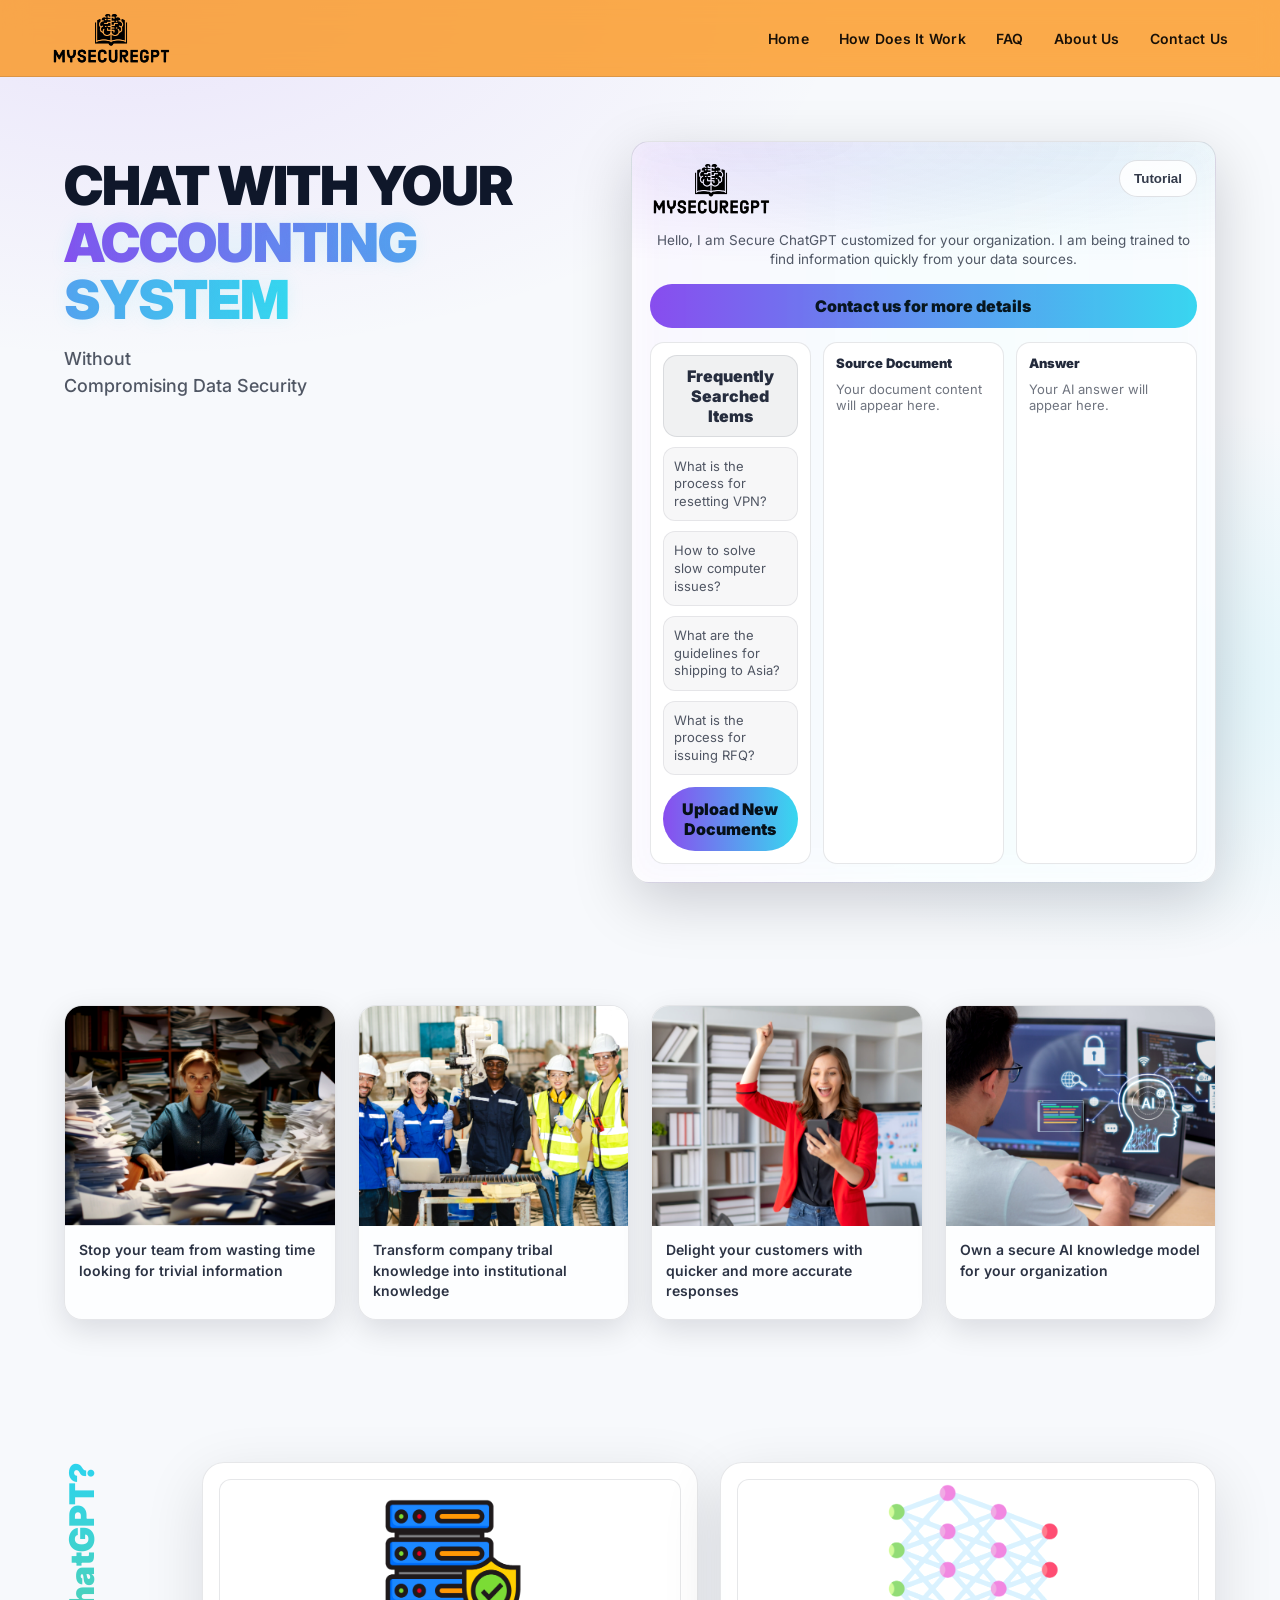
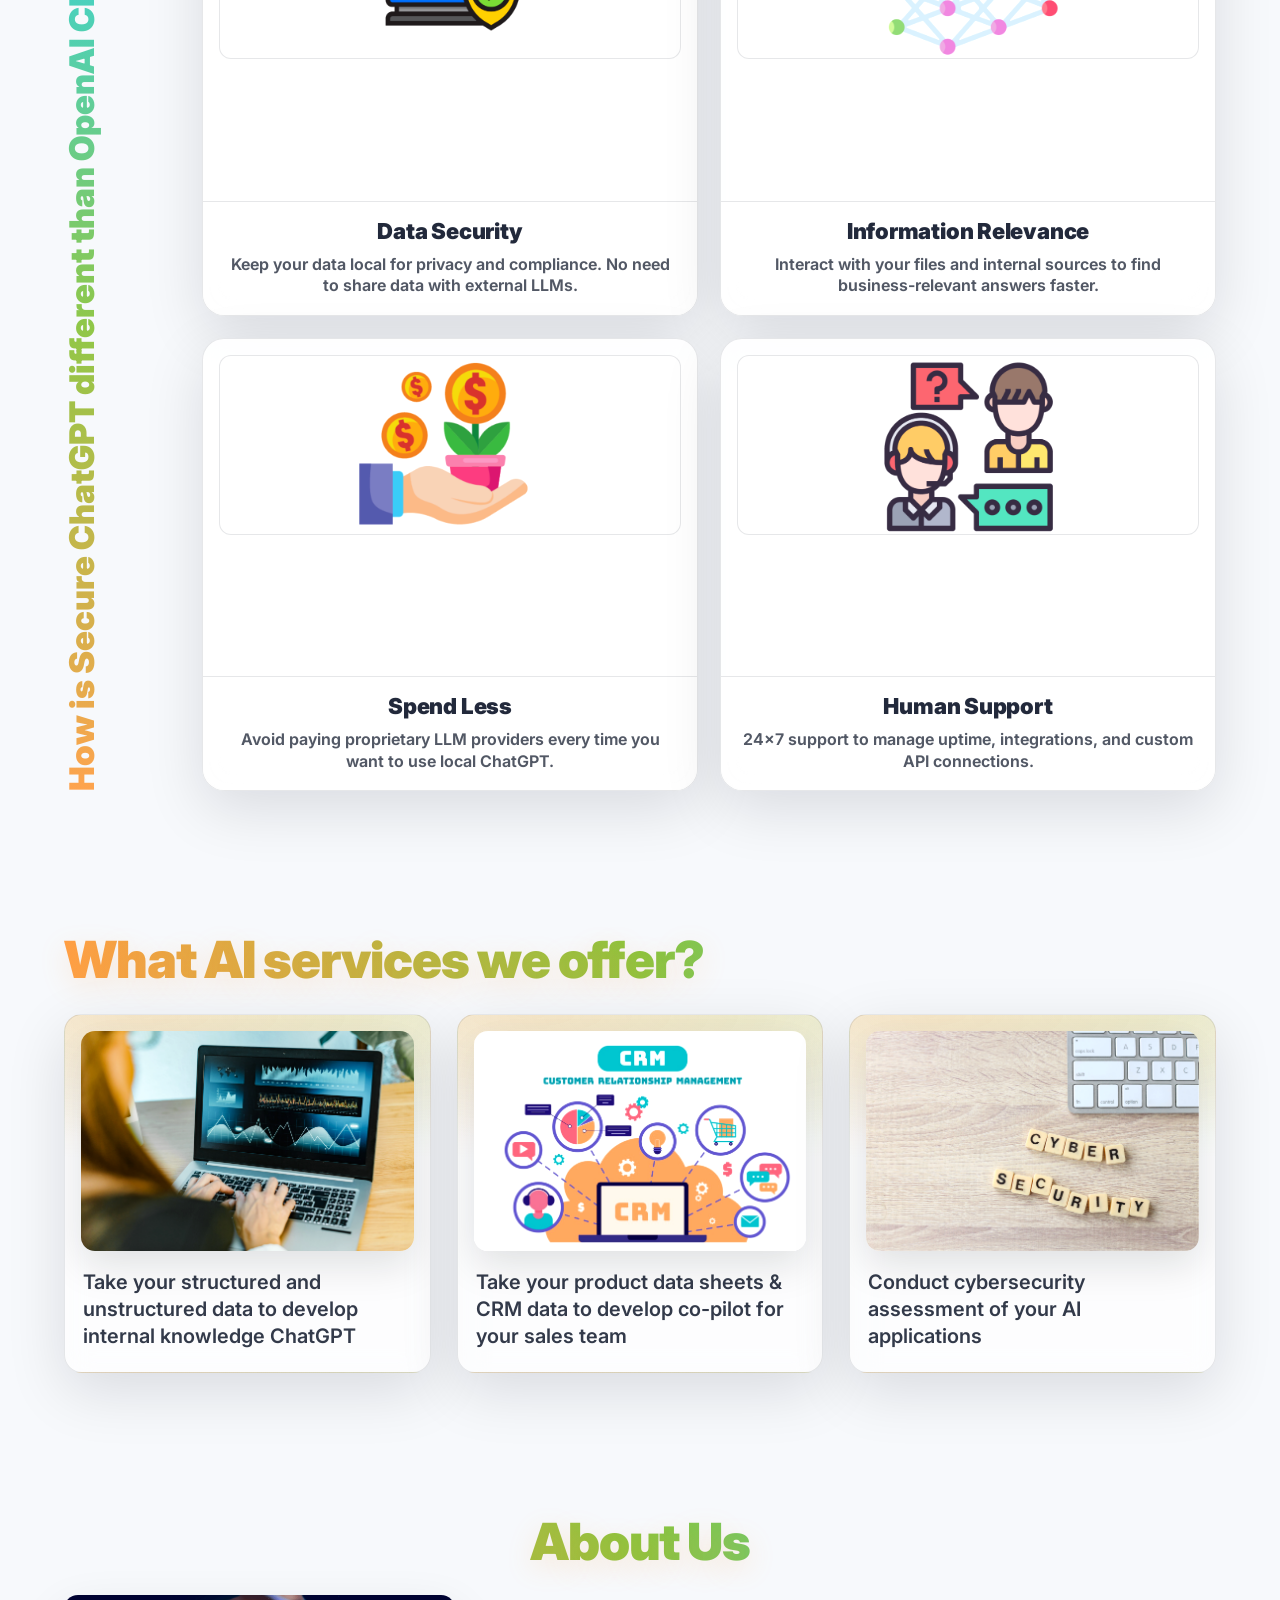
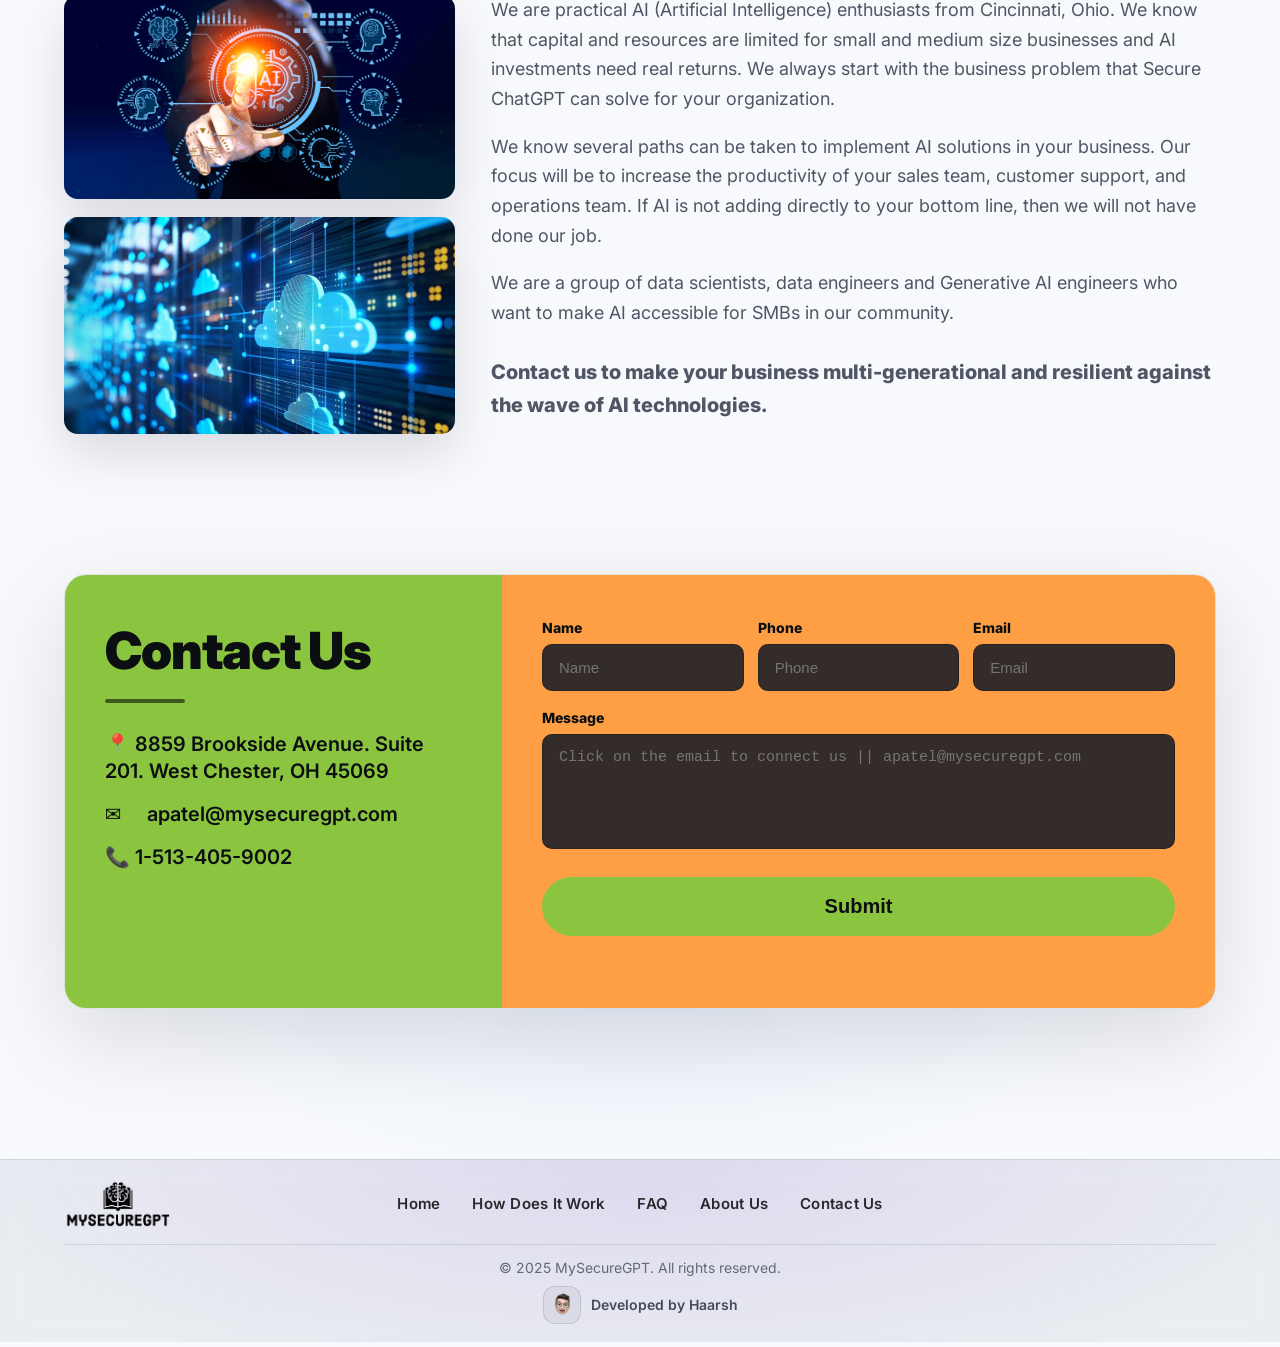
<file: index.html>
<!DOCTYPE html>
<html lang="en">
  <head>
    <meta charset="UTF-8" />
    <meta name="viewport" content="width=device-width, initial-scale=1.0" />
    <title>MySecureGPT | Secure AI for Your Business Data</title>

<meta name="description" content="MySecureGPT lets organizations chat with their internal documents securely without compromising data privacy.">

<meta name="keywords" content="secure gpt, enterprise ai, secure ai chatbot, private chatgpt, mysecuregpt">

<meta name="author" content="MySecureGPT">

<meta name="robots" content="index, follow">

<meta property="og:title" content="MySecureGPT">
<meta property="og:description" content="Chat with your accounting system without compromising data security.">
<meta property="og:type" content="website">
<meta property="og:url" content="https://mysecuregpt.com">
  

    <link rel="preconnect" href="https://fonts.googleapis.com" />
    <link rel="preconnect" href="https://fonts.gstatic.com" crossorigin />
    <link
      href="https://fonts.googleapis.com/css2?family=Inter:wght@400;500;600;700;800&display=swap"
      rel="stylesheet"
    />

    <link rel="stylesheet" href="style.css" />
  </head>

  <!-- ✅ LIGHT THEME ONLY (no dark theme class, no toggle) -->
  <body class="light">
    <!-- NAVBAR -->
    <header class="navbar">
      <div class="logo">
        <img src="images/logo.png" alt="MySecureGPT Logo" class="logo-img" />
      </div>

      <nav>
        <a href="index.html">Home</a>
        <a href="process.html">How Does It Work</a>
        <a href="FAQ.html">FAQ</a>
        <a href="index.html#about">About Us</a>
        <a href="index.html#contact">Contact Us</a>
      </nav>
    </header>

    <!-- HERO -->
    <section class="hero" id="home">
      <div class="hero-left">
        <h1>
          Chat with your<br />
          <span>Accounting System</span>
        </h1>

        <h2>
          Without<br />
          Compromising Data Security
        </h2>
      </div>

      <div class="hero-right">
        <div class="chat-box">
          <div class="chat-top">
            <div class="chat-brand" aria-label="Brand">
              <div class="logo">
                <center>
                  <img
                    src="images/logo.png"
                    alt="MySecureGPT Logo"
                    class="logo-img"
                  />
                </center>
              </div>
            </div>

            <button class="tutorial-btn" type="button">Tutorial</button>
          </div>

          <p class="chat-desc">
            Hello, I am Secure ChatGPT customized for your organization. I am
            being trained to find information quickly from your data sources.
          </p>

          <a class="upload-btn" href="#contact">Contact us for more details</a>

          <div class="chat-body">
            <aside class="sidebar">
              <div class="sidebar-pill">Frequently Searched Items</div>
              <ul>
                <li>What is the process for resetting VPN?</li>
                <li>How to solve slow computer issues?</li>
                <li>What are the guidelines for shipping to Asia?</li>
                <li>What is the process for issuing RFQ?</li>
              </ul>

              <a class="upload-btn" href="#contact">Upload New Documents</a>
            </aside>

            <div class="content">
              <div class="box">
                <h4>Source Document</h4>
                <p class="box-muted">Your document content will appear here.</p>
              </div>

              <div class="box">
                <h4>Answer</h4>
                <p class="box-muted">Your AI answer will appear here.</p>
              </div>
            </div>
          </div>
        </div>
      </div>
    </section>

    <!-- FEATURES -->
    <section class="features" id="how">
      <div class="feature-card">
        <img src="images/paperwork.png" alt="Information overload" />
        <p>Stop your team from wasting time looking for trivial information</p>
      </div>

      <div class="feature-card">
        <img src="images/factory-team.png" alt="Workforce collaboration" />
        <p>Transform company tribal knowledge into institutional knowledge</p>
      </div>

      <div class="feature-card">
        <img src="images/happy-user.png" alt="Fast accurate responses" />
        <p>Delight your customers with quicker and more accurate responses</p>
      </div>

      <div class="feature-card">
        <img src="images/secure-ai.png" alt="Secure AI system" />
        <p>Own a secure AI knowledge model for your organization</p>
      </div>
    </section>

    <!-- DIFFERENCE -->
    <section class="difference" id="difference">
      <div class="difference-wrap">
        <div class="difference-title">
          How is Secure ChatGPT different than OpenAI ChatGPT?
        </div>

        <div class="diff-grid">
          <article class="diff-card">
            <div class="diff-media">
              <img src="images/datasecurity.png" alt="Data Security" />
            </div>
            <div class="diff-overlay">
              <h4 class="diff-heading">Data Security</h4>
              <p class="diff-text">
                Keep your data local for privacy and compliance. No need to
                share data with external LLMs.
              </p>
            </div>
          </article>

          <article class="diff-card">
            <div class="diff-media">
              <img
                src="images/informationrelevance.png"
                alt="Information Relevance"
              />
            </div>
            <div class="diff-overlay">
              <h4 class="diff-heading">Information Relevance</h4>
              <p class="diff-text">
                Interact with your files and internal sources to find
                business-relevant answers faster.
              </p>
            </div>
          </article>

          <article class="diff-card">
            <div class="diff-media">
              <img src="images/spendless.png" alt="Spend Less" />
            </div>
            <div class="diff-overlay">
              <h4 class="diff-heading">Spend Less</h4>
              <p class="diff-text">
                Avoid paying proprietary LLM providers every time you want to
                use local ChatGPT.
              </p>
            </div>
          </article>

          <article class="diff-card">
            <div class="diff-media">
              <img src="images/talktohuman.png" alt="Human Support" />
            </div>
            <div class="diff-overlay">
              <h4 class="diff-heading">Human Support</h4>
              <p class="diff-text">
                24×7 support to manage uptime, integrations, and custom API
                connections.
              </p>
            </div>
          </article>
        </div>
      </div>
    </section>

    <!-- SERVICES -->
    <section class="services" id="services">
      <div class="services-wrap">
        <h2 class="services-title">What AI services we offer?</h2>

        <div class="services-grid">
          <article class="service-card">
            <div class="service-media">
              <img
                src="images/service-knowledge.png"
                alt="Internal Knowledge ChatGPT"
              />
            </div>
            <p class="service-text">
              Take your structured and unstructured data to develop internal
              knowledge ChatGPT
            </p>
          </article>

          <article class="service-card">
            <div class="service-media">
              <img src="images/service-crm.png" alt="CRM Co-pilot" />
            </div>
            <p class="service-text">
              Take your product data sheets &amp; CRM data to develop co-pilot
              for your sales team
            </p>
          </article>

          <article class="service-card">
            <div class="service-media">
              <img
                src="images/service-security.png"
                alt="Cybersecurity Assessment"
              />
            </div>
            <p class="service-text">
              Conduct cybersecurity assessment of your AI applications
            </p>
          </article>
        </div>
      </div>
    </section>

    <!-- ABOUT -->
    <section class="about" id="about">
      <center><h2 class="services-title">About Us</h2></center>

      <div class="about-wrap">
        <div class="about-images">
          <img src="images/AiCustome.png" alt="AI Customization" />
          <img src="images/AiNetwork.png" alt="AI Network" />
        </div>

        <div class="about-content">
          <p>
            We are practical AI (Artificial Intelligence) enthusiasts from
            Cincinnati, Ohio. We know that capital and resources are limited for
            small and medium size businesses and AI investments need real
            returns. We always start with the business problem that Secure
            ChatGPT can solve for your organization.
          </p>

          <p>
            We know several paths can be taken to implement AI solutions in your
            business. Our focus will be to increase the productivity of your
            sales team, customer support, and operations team. If AI is not
            adding directly to your bottom line, then we will not have done our
            job.
          </p>

          <p>
            We are a group of data scientists, data engineers and Generative AI
            engineers who want to make AI accessible for SMBs in our community.
          </p>

          <p class="about-cta">
            Contact us to make your business multi-generational and resilient
            against the wave of AI technologies.
          </p>
        </div>
      </div>
    </section>

    <!-- CONTACT -->
    <section class="contact" id="contact">
      <div class="contact-wrap">
        <div class="contact-left">
          <h2>Contact Us</h2>
          <div class="contact-line"></div>

          <div class="contact-info">
            <p>📍 8859 Brookside Avenue. Suite 201. West Chester, OH 45069</p>

            <!-- ✅ Clickable email: mailto + Gmail compose button -->
            <p>
              ✉️
              <a
                class="contact-email"
                href="mailto:apatel@mysecuregpt.com?subject=Inquiry%20from%20MySecureGPT"
              >
              </a>
              <span style="opacity: 0.6; padding: 0 10px"></span>
              <a
                class="contact-email contact-email--btn"
                target="_blank"
                rel="noreferrer"
                href="https://mail.google.com/mail/?view=cm&fs=1&to=apatel@mysecuregpt.com&su=Inquiry%20from%20MySecureGPT"
              >
                apatel@mysecuregpt.com
              </a>
            </p>

            <p>📞 1-513-405-9002</p>
          </div>
        </div>

        <div class="contact-right">
          <!-- ✅ Clean heading (no nested h2 inside h3) -->

          <form class="contact-form" id="contactForm">
            <input
              type="text"
              name="company_site"
              autocomplete="off"
              tabindex="-1"
              style="position: absolute; left: -9999px; opacity: 0"
            />

            <div class="contact-row">
              <div class="field">
                <label>Name</label>
                <input
                  type="text"
                  name="from_name"
                  placeholder="Name"
                  required
                />
              </div>

              <div class="field">
                <label>Phone</label>
                <input type="text" name="phone" placeholder="Phone" />
              </div>

              <div class="field">
                <label>Email</label>
                <input
                  type="email"
                  name="reply_to"
                  placeholder="Email"
                  required
                />
              </div>
            </div>

            <div class="field">
              <label>Message</label>
              <textarea
                name="message"
                rows="5"
                placeholder="Click on the email to connect us || apatel@mysecuregpt.com"
                required
              ></textarea>
            </div>

            <button class="contact-submit" id="contactSubmitBtn" type="submit">
              Submit
            </button>

            <p
              id="contactStatus"
              style="margin-top: 10px; font-weight: 600"
            ></p>
          </form>
        </div>
      </div>
    </section>

    <!-- FOOTER -->
    <footer class="footer">
      <div class="footer-wrap">
        <div class="footer-brand">
          <img
            src="images/logo.png"
            class="footer-logo-img"
            alt="MySecureGPT"
          />
        </div>

        <nav class="footer-nav">
          <a href="index.html">Home</a>
          <a href="process.html">How Does It Work</a>
          <a href="FAQ.html">FAQ</a>
          <a href="index.html#about">About Us</a>
          <a href="index.html#contact">Contact Us</a>
        </nav>

        <div class="footer-right"></div>
      </div>

      <div class="footer-bottom">© 2025 MySecureGPT. All rights reserved.</div>

      <div class="developer-credit">
        <a
          class="dev-link"
          href="https://www.linkedin.com/in/patel-harsh14/"
          target="_blank"
          rel="noreferrer"
          aria-label="Harsh Patel LinkedIn"
        >
          <img src="images/favicon.png" alt="Harsh Patel" class="dev-logo" />
        </a>

        <span class="dev-text">Developed by Haarsh</span>
      </div>
    </footer>
  </body>
</html>
</file>
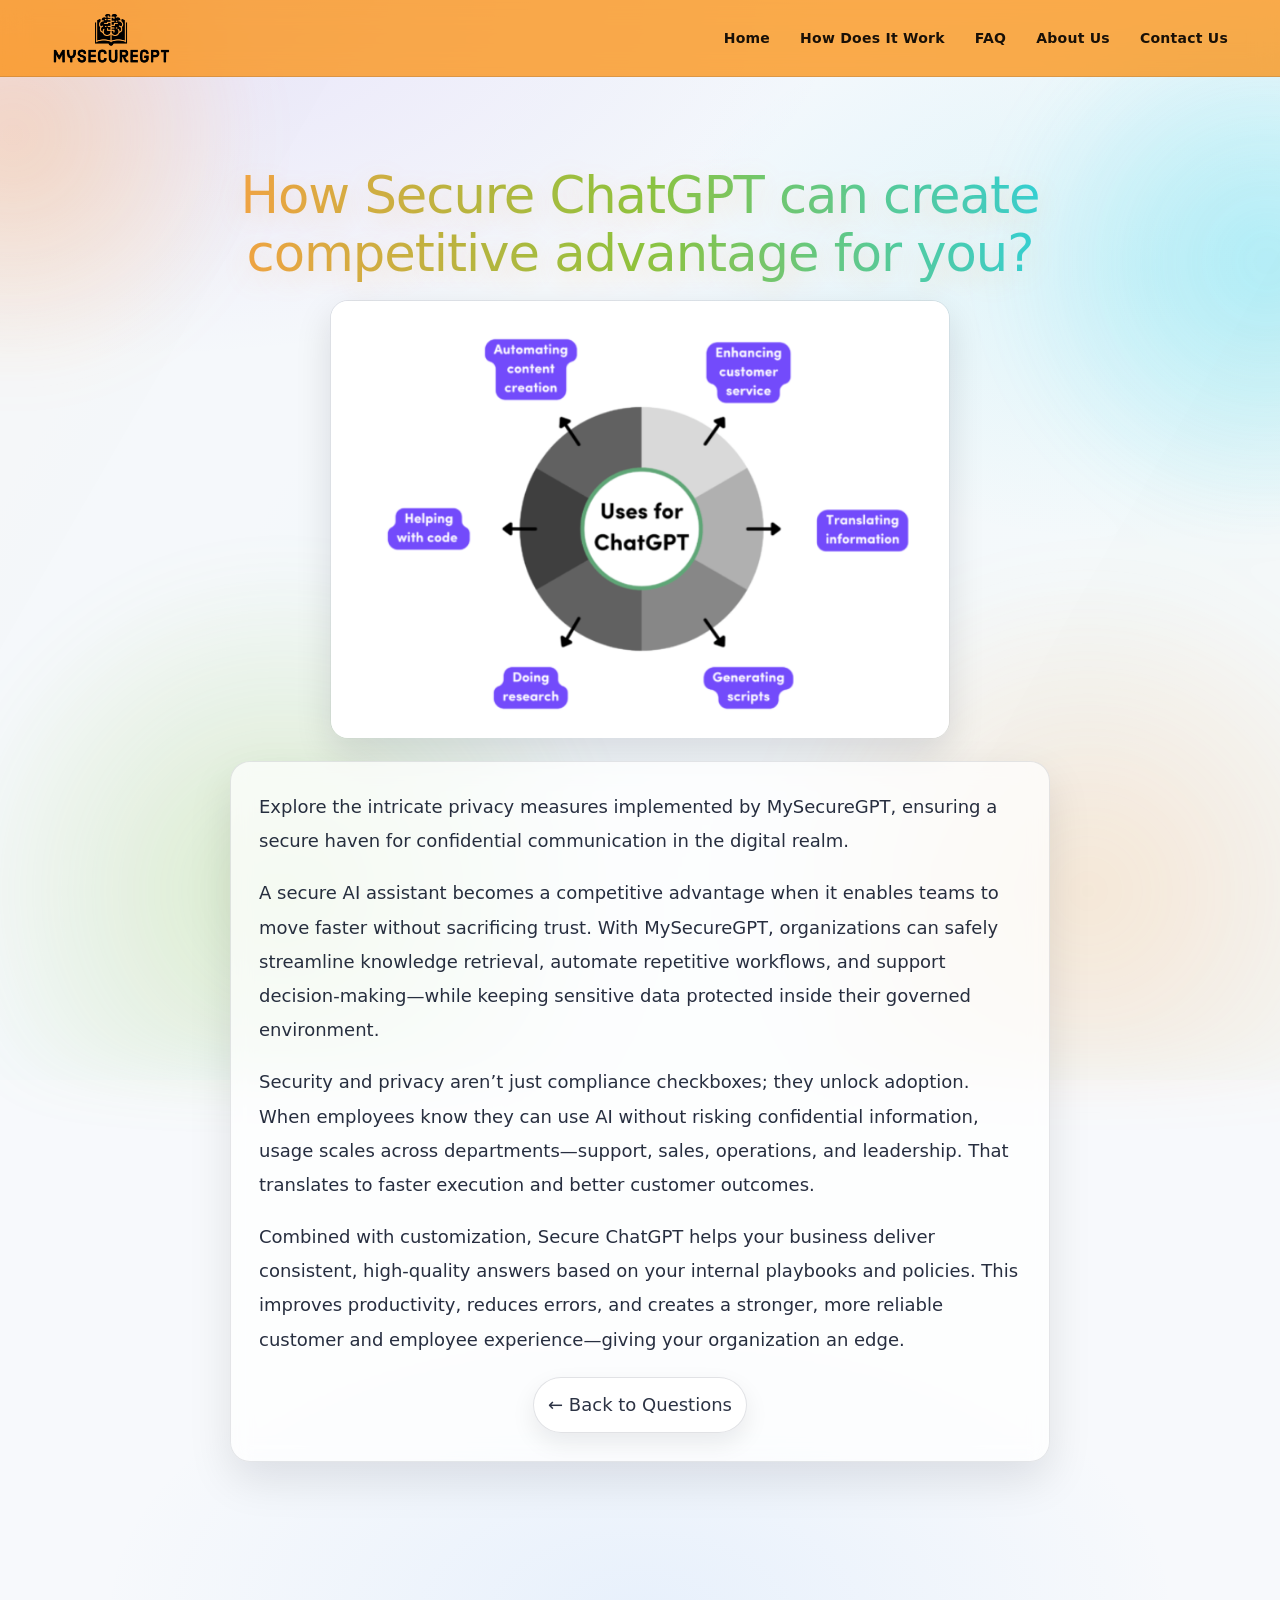
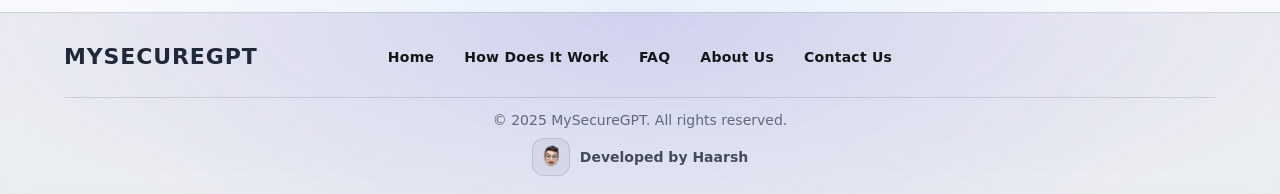
<file: faq-competitive-advantage.html>
<!DOCTYPE html>
<html lang="en">
  <head>
    <meta charset="UTF-8" />
    <meta name="viewport" content="width=device-width, initial-scale=1.0" />
    <title>
      How Secure ChatGPT can create competitive advantage for you? | MySecureGPT
    </title>

    <!-- SAME CSS -->
    <link rel="stylesheet" href="style.css" />
  </head>

  <body>
    <header class="navbar">
      <!-- Brand / Logo -->
      <div class="logo">
        <img src="images/logo.png" alt="MySecureGPT Logo" class="logo-img" />
      </div>

      <!-- Nav links -->
      <nav>
        <nav>
          <a href="index.html">Home</a>
          <a href="process.html">How Does It Work</a>
          <a href="FAQ.html">FAQ</a>
          <a href="index.html#about">About Us</a>
          <a href="index.html#contact">Contact Us</a>
        </nav>

        <!-- Theme toggle (adds/removes body.light) -->
      </nav>
    </header>
    <div class="faq-bg" aria-hidden="true"></div>

    <main class="faq-article-page">
      <section class="faq-article-wrap">
        <div class="faq-article-container">
          <h1 class="faq-article-title">
            How Secure ChatGPT can create<br />
            competitive advantage for you?
          </h1>

          <!-- optional image (use if you want consistency) -->
          <div class="faq-hero-img">
            <img
              src="images/faq-competitive-advantage.png"
              alt="Secure ChatGPT competitive advantage"
            />
          </div>

          <div class="faq-article-content">
            <p>
              Explore the intricate privacy measures implemented by MySecureGPT,
              ensuring a secure haven for confidential communication in the
              digital realm.
            </p>

            <p>
              A secure AI assistant becomes a competitive advantage when it
              enables teams to move faster without sacrificing trust. With
              MySecureGPT, organizations can safely streamline knowledge
              retrieval, automate repetitive workflows, and support
              decision-making—while keeping sensitive data protected inside
              their governed environment.
            </p>

            <p>
              Security and privacy aren’t just compliance checkboxes; they
              unlock adoption. When employees know they can use AI without
              risking confidential information, usage scales across
              departments—support, sales, operations, and leadership. That
              translates to faster execution and better customer outcomes.
            </p>

            <p>
              Combined with customization, Secure ChatGPT helps your business
              deliver consistent, high-quality answers based on your internal
              playbooks and policies. This improves productivity, reduces
              errors, and creates a stronger, more reliable customer and
              employee experience—giving your organization an edge.
            </p>

            <div class="faq-article-bottom">
              <a class="back-link" href="FAQ.html">← Back to Questions</a>
            </div>
          </div>
        </div>
      </section>
    </main>

    <footer class="footer">
      <div class="footer-wrap">
        <div class="footer-brand">
          <span class="footer-logo">MYSECUREGPT</span>
        </div>

        <nav>
          <a href="index.html">Home</a>
          <a href="process.html">How Does It Work</a>
          <a href="FAQ.html">FAQ</a>
          <a href="index.html#about">About Us</a>
          <a href="index.html#contact">Contact Us</a>
        </nav>
      </div>

      <div class="footer-bottom">© 2025 MySecureGPT. All rights reserved.</div>

      <div class="developer-credit">
        <a
          class="dev-link"
          href="https://www.linkedin.com/in/patel-harsh14/"
          target="_blank"
          rel="noreferrer"
          aria-label="Haarsh Patel LinkedIn"
        >
          <img src="images/favicon.png" alt="Haarsh Patel" class="dev-logo" />
        </a>

        <span class="dev-text">Developed by Haarsh</span>
      </div>
    </footer>
  </body>
</html>
</file>
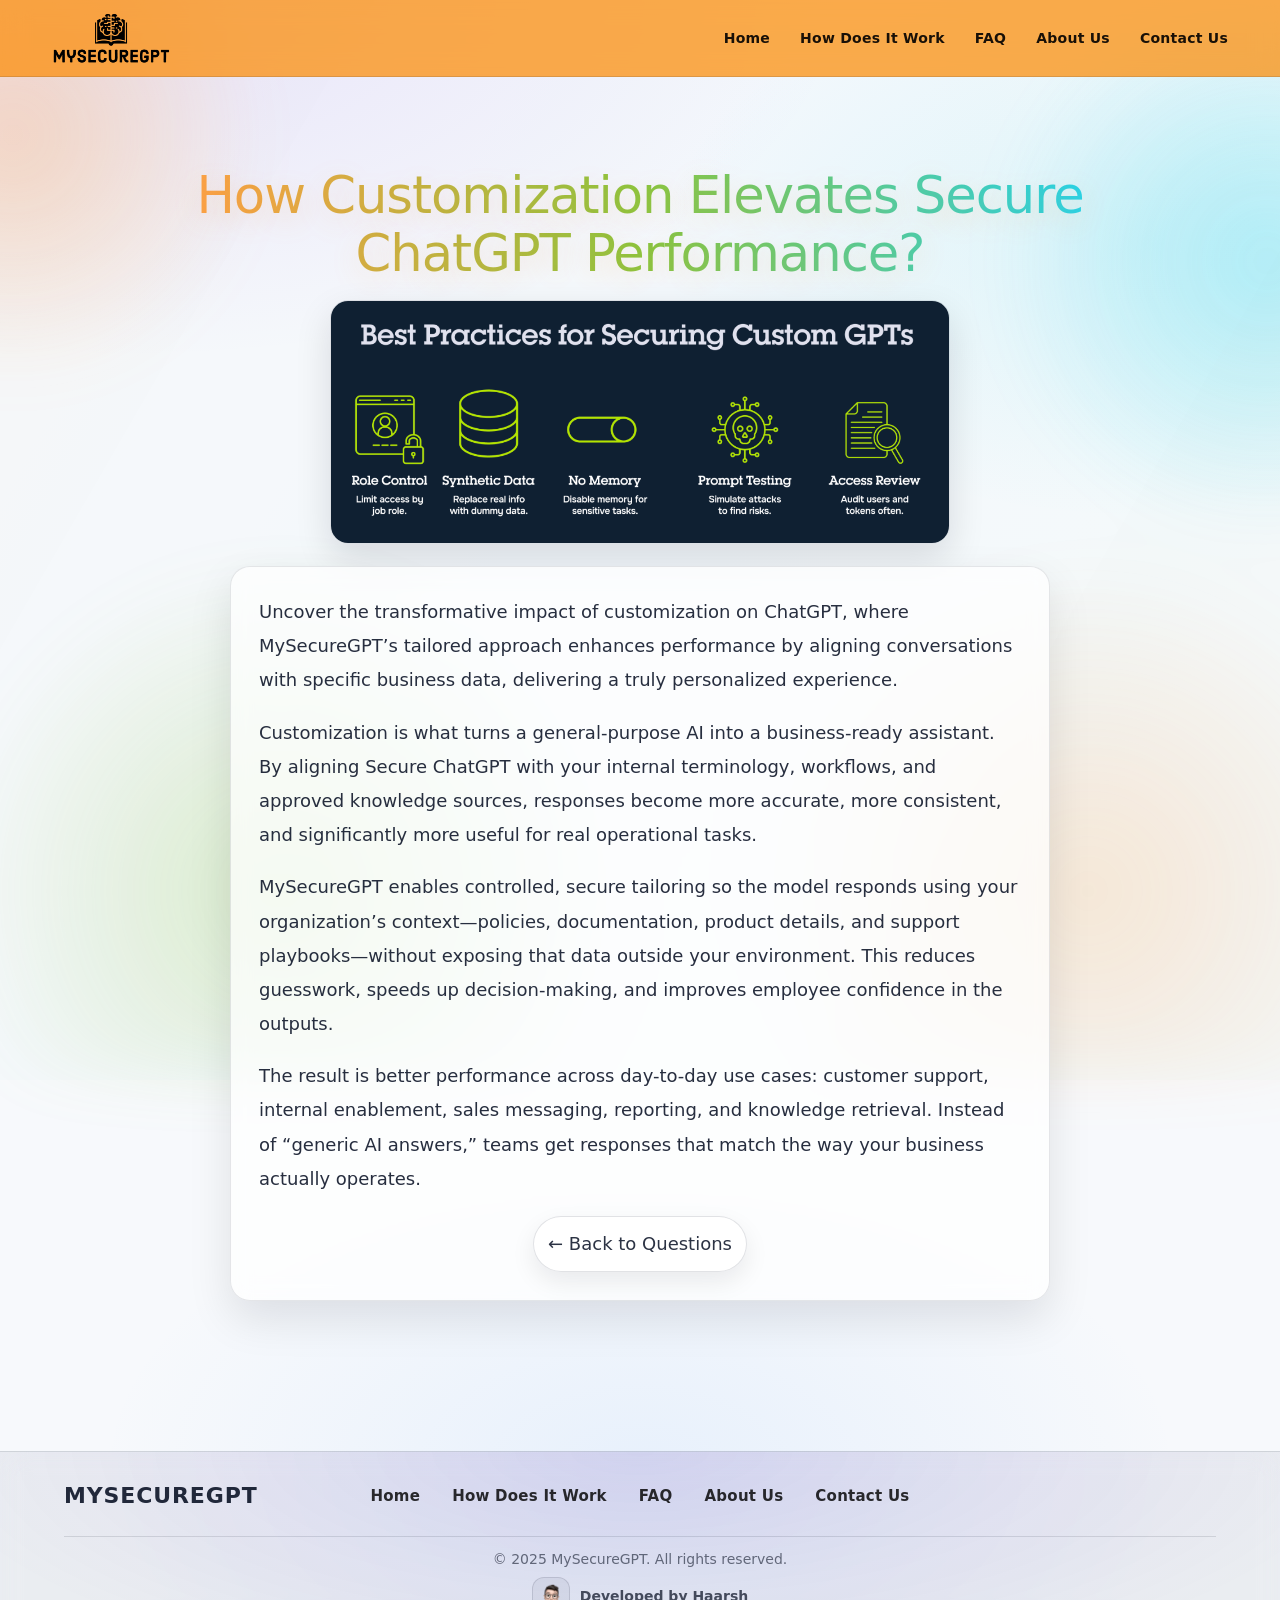
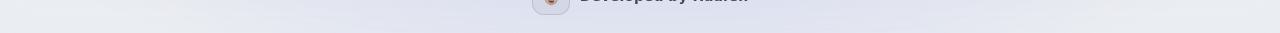
<file: faq-customization.html>
<!DOCTYPE html>
<html lang="en">
  <head>
    <meta charset="UTF-8" />
    <meta name="viewport" content="width=device-width, initial-scale=1.0" />
    <title>
      How Customization Elevates Secure ChatGPT Performance? | MySecureGPT
    </title>

    <!-- SAME CSS -->
    <link rel="stylesheet" href="style.css" />
  </head>

  <body>
    <header class="navbar">
      <!-- Brand / Logo -->
      <div class="logo">
        <img src="images/logo.png" alt="MySecureGPT Logo" class="logo-img" />
      </div>

      <!-- Nav links -->
      <nav>
        <a href="index.html">Home</a>
        <a href="process.html">How Does It Work</a>
        <a href="FAQ.html">FAQ</a>
        <a href="index.html#about">About Us</a>
        <a href="index.html#contact">Contact Us</a>
      </nav>
    </header>
    <div class="faq-bg" aria-hidden="true"></div>

    <main class="faq-article-page">
      <section class="faq-article-wrap">
        <div class="faq-article-container">
          <h1 class="faq-article-title">
            How Customization Elevates Secure<br />
            ChatGPT Performance?
          </h1>

          <!-- optional image (use if you want) -->
          <div class="faq-hero-img">
            <img
              src="images/faq-customization.png"
              alt="Customization elevates Secure ChatGPT performance"
            />
          </div>

          <div class="faq-article-content">
            <p>
              Uncover the transformative impact of customization on ChatGPT,
              where MySecureGPT’s tailored approach enhances performance by
              aligning conversations with specific business data, delivering a
              truly personalized experience.
            </p>

            <p>
              Customization is what turns a general-purpose AI into a
              business-ready assistant. By aligning Secure ChatGPT with your
              internal terminology, workflows, and approved knowledge sources,
              responses become more accurate, more consistent, and significantly
              more useful for real operational tasks.
            </p>

            <p>
              MySecureGPT enables controlled, secure tailoring so the model
              responds using your organization’s context—policies,
              documentation, product details, and support playbooks—without
              exposing that data outside your environment. This reduces
              guesswork, speeds up decision-making, and improves employee
              confidence in the outputs.
            </p>

            <p>
              The result is better performance across day-to-day use cases:
              customer support, internal enablement, sales messaging, reporting,
              and knowledge retrieval. Instead of “generic AI answers,” teams
              get responses that match the way your business actually operates.
            </p>

            <div class="faq-article-bottom">
              <a class="back-link" href="FAQ.html">← Back to Questions</a>
            </div>
          </div>
        </div>
      </section>
    </main>

    <footer class="footer">
      <div class="footer-wrap">
        <div class="footer-brand">
          <span class="footer-logo">MYSECUREGPT</span>
        </div>

        <nav class="footer-nav">
          <a href="index.html">Home</a>
          <a href="process.html">How Does It Work</a>
          <a href="FAQ.html">FAQ</a>
          <a href="index.html#about">About Us</a>
          <a href="index.html#contact">Contact Us</a>
        </nav>
      </div>

      <div class="footer-bottom">© 2025 MySecureGPT. All rights reserved.</div>

      <div class="developer-credit">
        <a
          class="dev-link"
          href="https://www.linkedin.com/in/patel-harsh14/"
          target="_blank"
          rel="noreferrer"
          aria-label="Haarsh Patel LinkedIn"
        >
          <img src="images/favicon.png" alt="Haarsh Patel" class="dev-logo" />
        </a>

        <span class="dev-text">Developed by Haarsh</span>
      </div>
    </footer>
  </body>
</html>
</file>
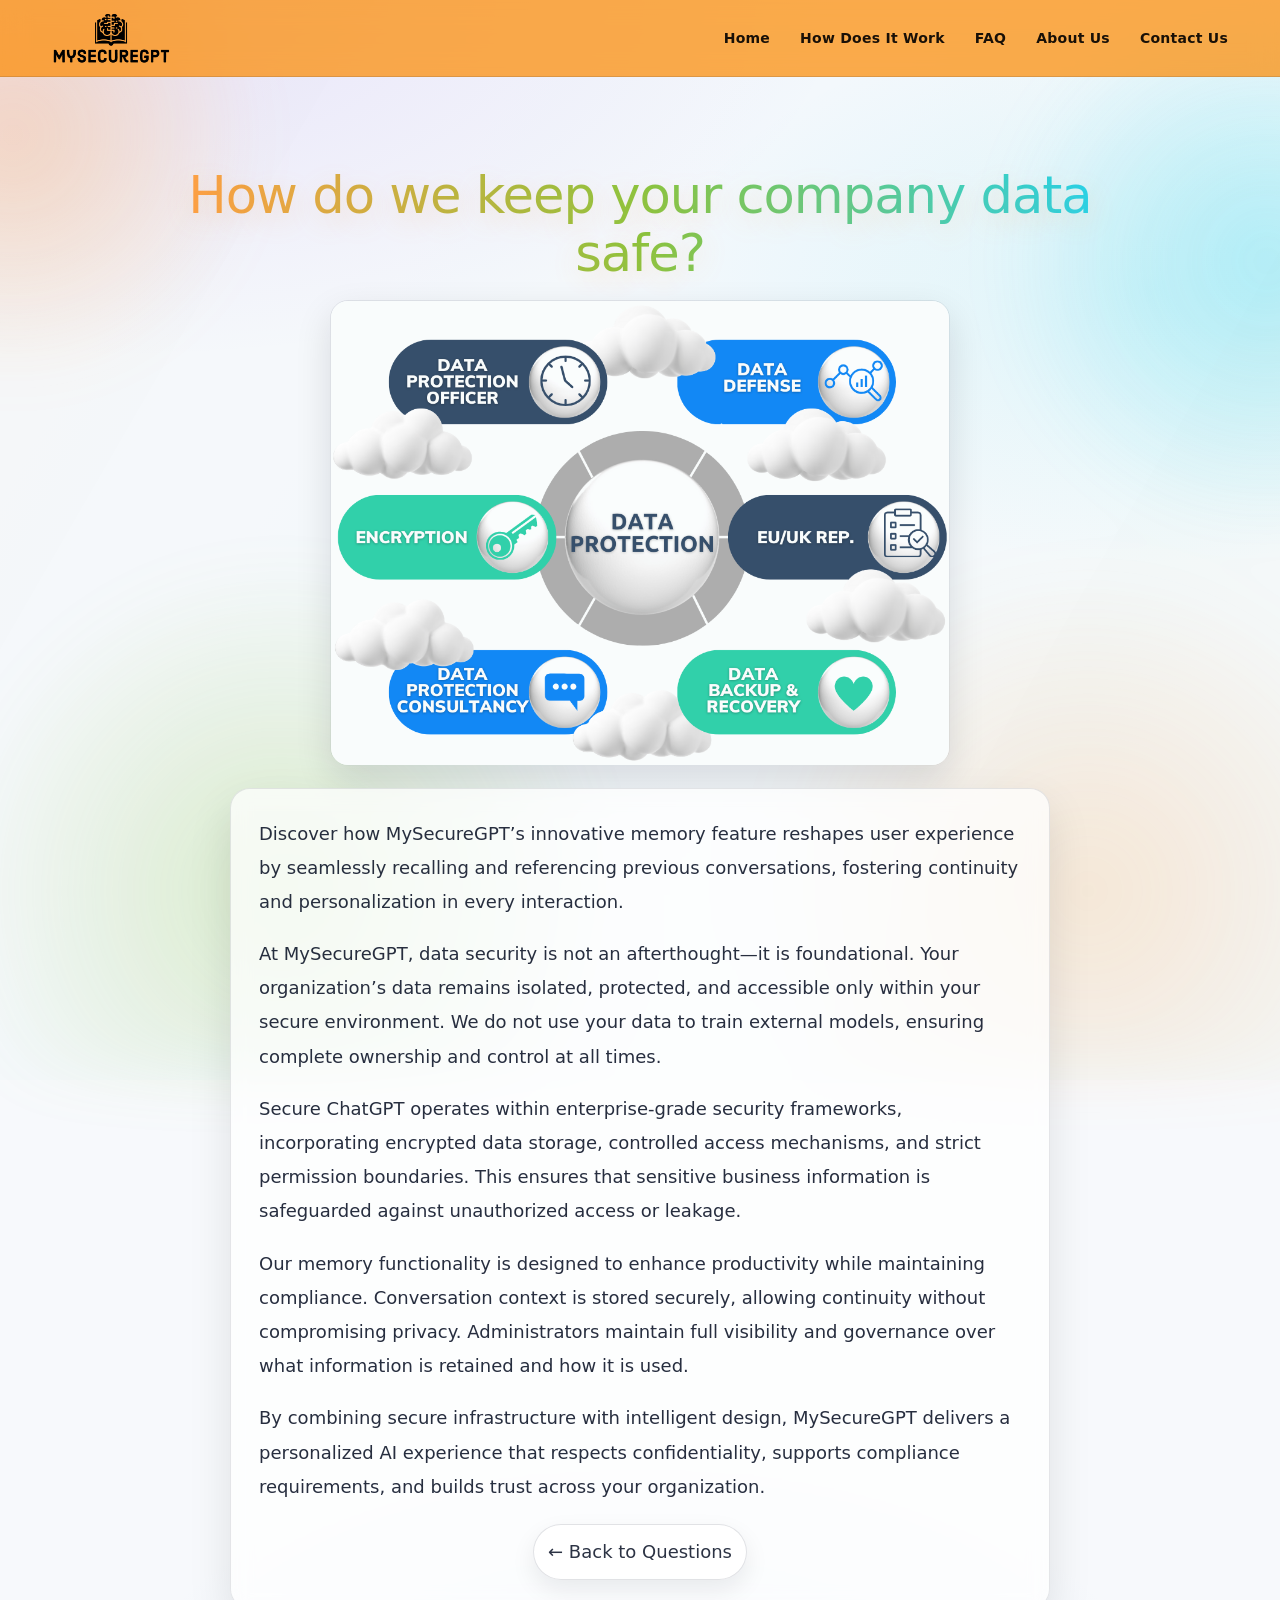
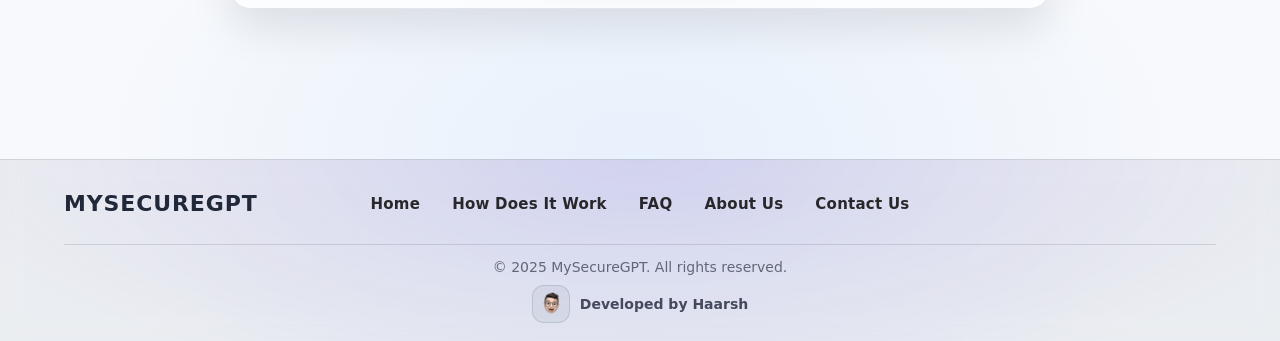
<file: faq-data-safety.html>
<!DOCTYPE html>
<html lang="en">
  <head>
    <meta charset="UTF-8" />
    <meta name="viewport" content="width=device-width, initial-scale=1.0" />
    <title>How do we keep your company data safe? | MySecureGPT</title>

    <!-- SAME CSS -->
    <link rel="stylesheet" href="style.css" />
  </head>

  <body>
    <header class="navbar">
      <!-- Brand / Logo -->
      <div class="logo">
        <img src="images/logo.png" alt="MySecureGPT Logo" class="logo-img" />
      </div>

      <!-- Nav links -->
      <nav>
        <a href="index.html">Home</a>
        <a href="process.html">How Does It Work</a>
        <a href="FAQ.html">FAQ</a>
        <a href="index.html#about">About Us</a>
        <a href="index.html#contact">Contact Us</a>
      </nav>
    </header>
    <div class="faq-bg" aria-hidden="true"></div>

    <main class="faq-article-page">
      <section class="faq-article-wrap">
        <div class="faq-article-container">
          <h1 class="faq-article-title">
            How do we keep your company data<br />
            safe?
          </h1>

          <!-- optional image (use if you want consistency with other pages) -->
          <div class="faq-hero-img">
            <img
              src="images/faq-data-safety.png"
              alt="Secure company data protection"
            />
          </div>

          <div class="faq-article-content">
            <p>
              Discover how MySecureGPT’s innovative memory feature reshapes user
              experience by seamlessly recalling and referencing previous
              conversations, fostering continuity and personalization in every
              interaction.
            </p>

            <p>
              At MySecureGPT, data security is not an afterthought—it is
              foundational. Your organization’s data remains isolated,
              protected, and accessible only within your secure environment. We
              do not use your data to train external models, ensuring complete
              ownership and control at all times.
            </p>

            <p>
              Secure ChatGPT operates within enterprise-grade security
              frameworks, incorporating encrypted data storage, controlled
              access mechanisms, and strict permission boundaries. This ensures
              that sensitive business information is safeguarded against
              unauthorized access or leakage.
            </p>

            <p>
              Our memory functionality is designed to enhance productivity while
              maintaining compliance. Conversation context is stored securely,
              allowing continuity without compromising privacy. Administrators
              maintain full visibility and governance over what information is
              retained and how it is used.
            </p>

            <p>
              By combining secure infrastructure with intelligent design,
              MySecureGPT delivers a personalized AI experience that respects
              confidentiality, supports compliance requirements, and builds
              trust across your organization.
            </p>

            <div class="faq-article-bottom">
              <a class="back-link" href="FAQ.html">← Back to Questions</a>
            </div>
          </div>
        </div>
      </section>
    </main>
    <footer class="footer">
      <div class="footer-wrap">
        <div class="footer-brand">
          <span class="footer-logo">MYSECUREGPT</span>
        </div>

        <nav class="footer-nav">
          <a href="index.html">Home</a>
          <a href="process.html">How Does It Work</a>
          <a href="FAQ.html">FAQ</a>
          <a href="index.html#about">About Us</a>
          <a href="index.html#contact">Contact Us</a>
        </nav>
      </div>

      <div class="footer-bottom">© 2025 MySecureGPT. All rights reserved.</div>

      <div class="developer-credit">
        <a
          class="dev-link"
          href="https://www.linkedin.com/in/patel-harsh14/"
          target="_blank"
          rel="noreferrer"
          aria-label="Haarsh Patel LinkedIn"
        >
          <img src="images/favicon.png" alt="Haarsh Patel" class="dev-logo" />
        </a>

        <span class="dev-text">Developed by Haarsh</span>
      </div>
    </footer>
  </body>
</html>
</file>
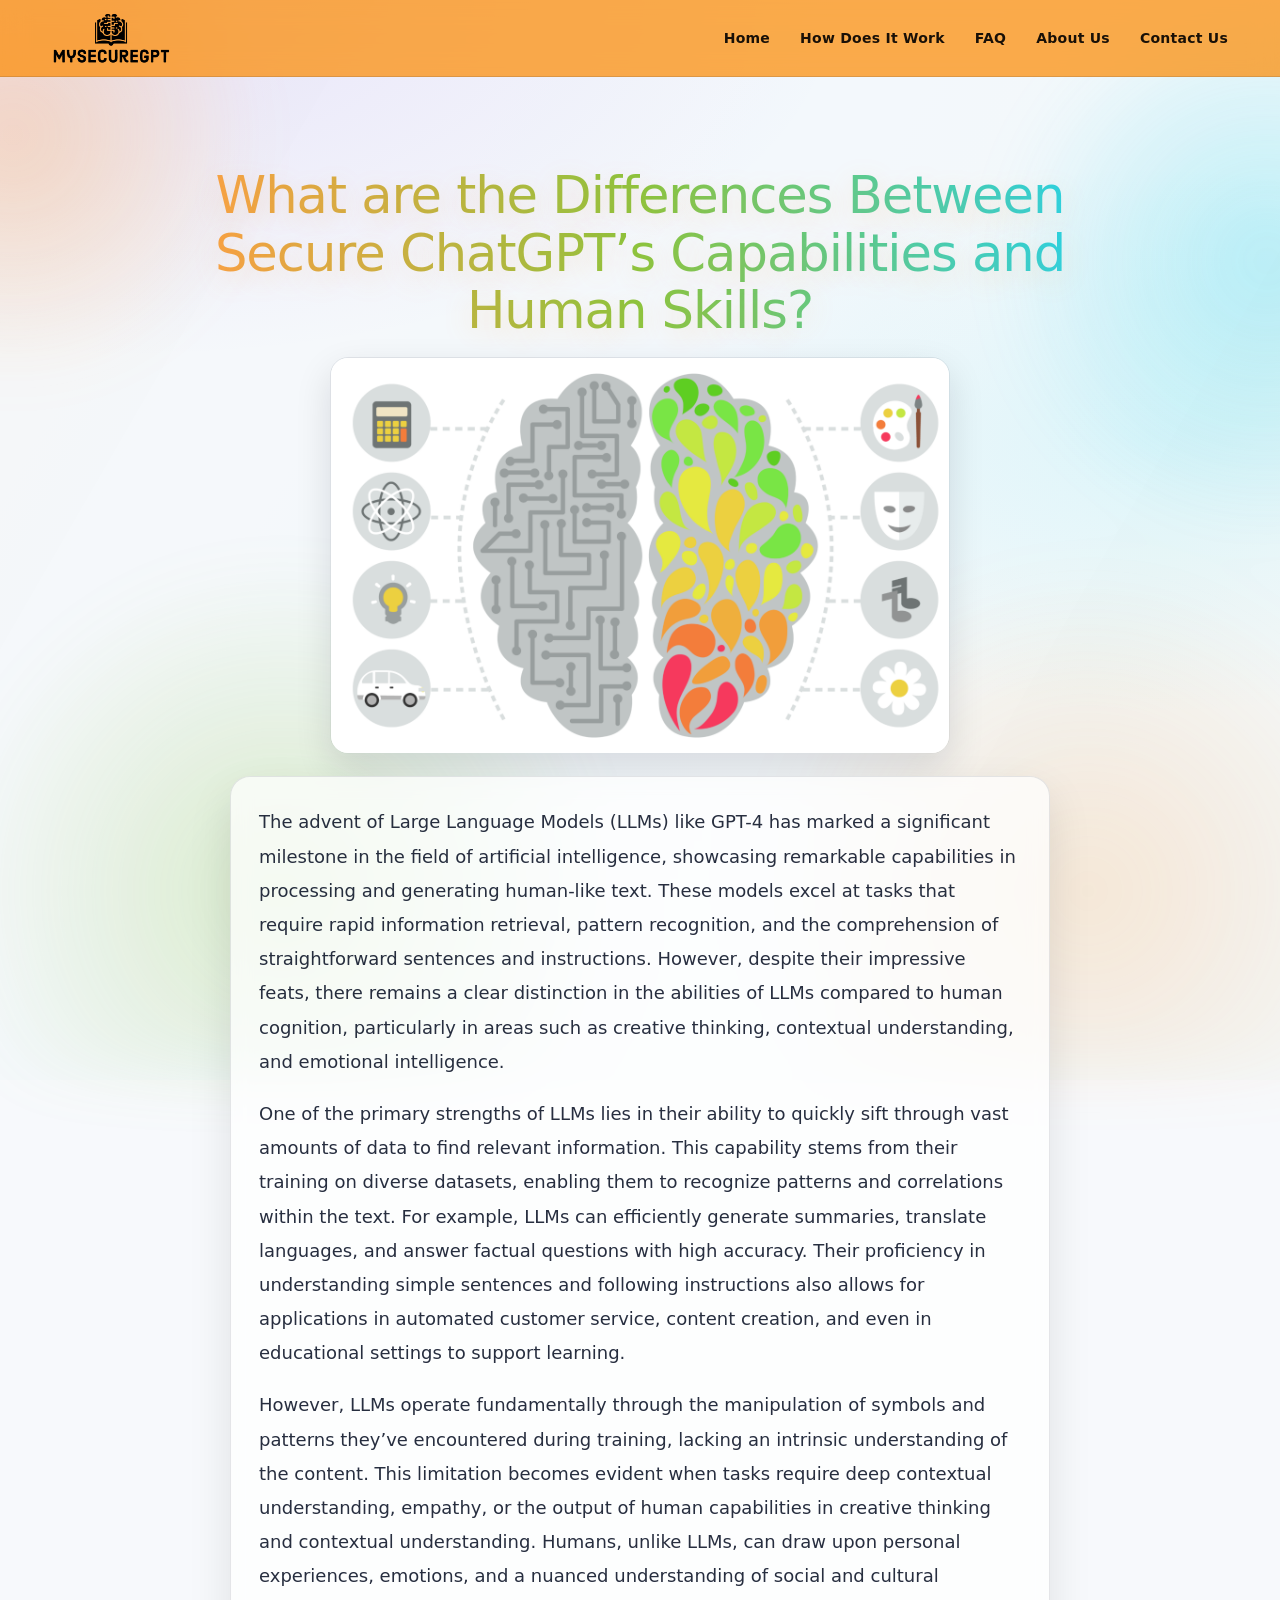
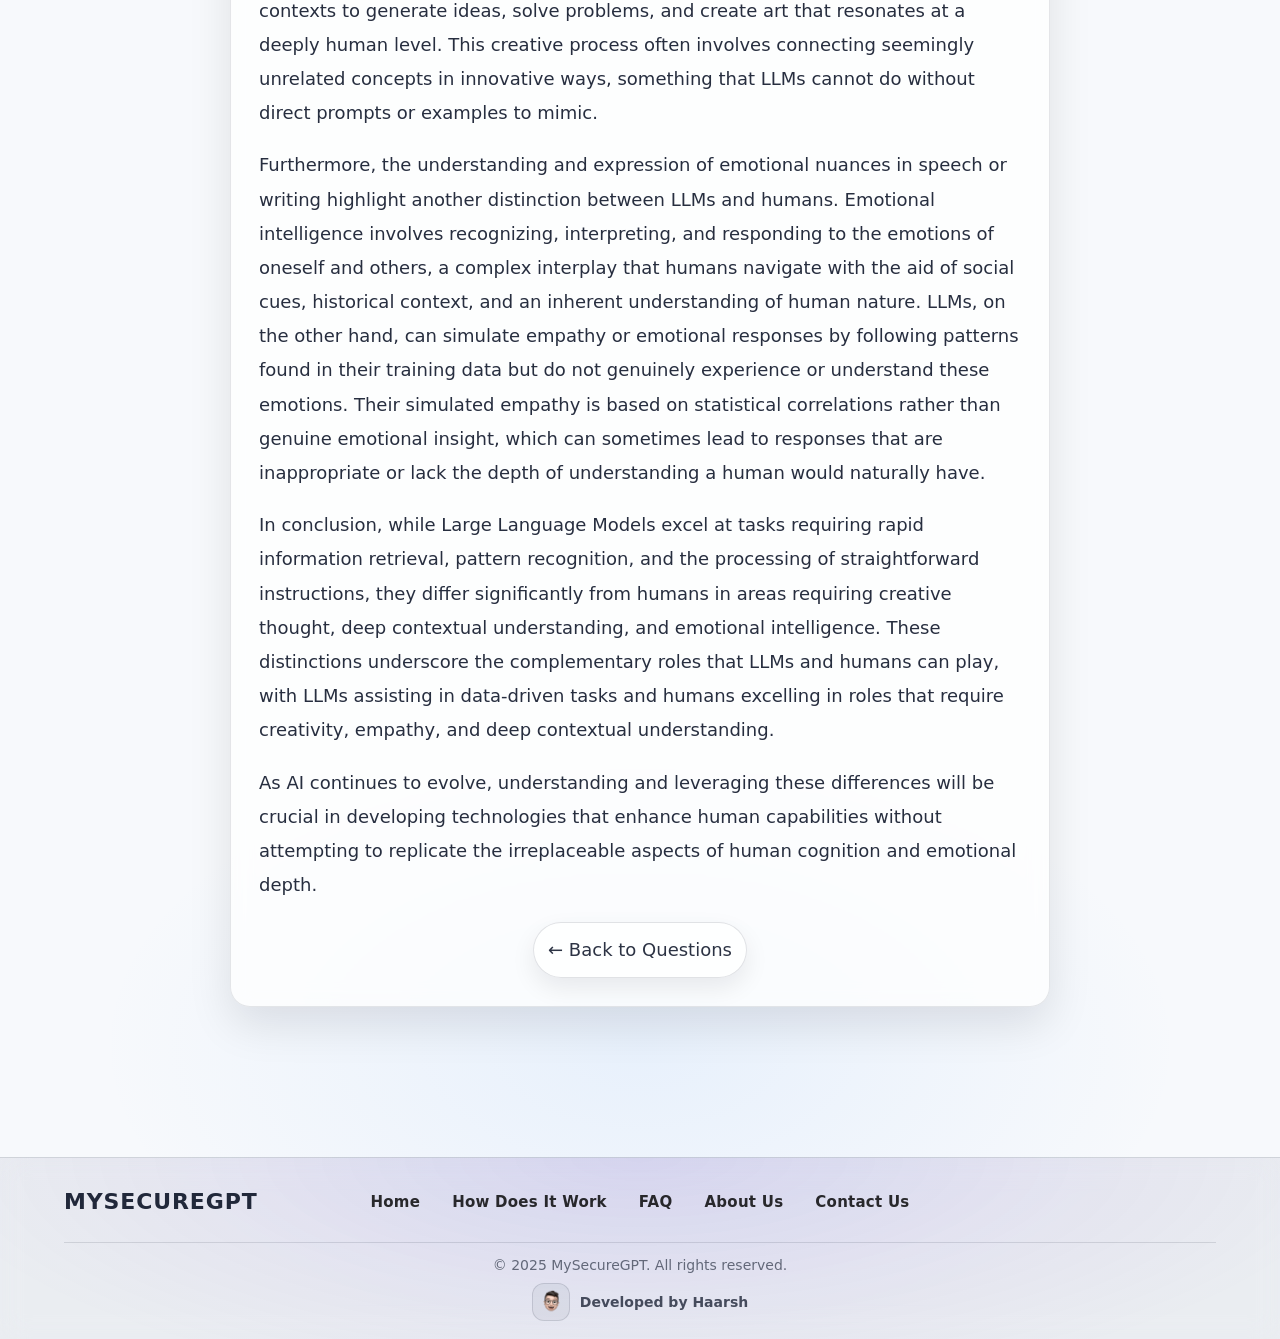
<file: faq-differences.html>
<!DOCTYPE html>
<html lang="en">
  <head>
    <meta charset="UTF-8" />
    <meta name="viewport" content="width=device-width, initial-scale=1.0" />
    <title>
      What are the Differences Between Secure ChatGPT’s Capabilities and Human
      Skills? | MySecureGPT
    </title>

    <!-- SAME CSS as your other pages -->
    <link rel="stylesheet" href="style.css" />
  </head>

  <body>
    <header class="navbar">
      <!-- Brand / Logo -->
      <div class="logo">
        <img src="images/logo.png" alt="MySecureGPT Logo" class="logo-img" />
      </div>

      <!-- Nav links -->
      <nav>
        <a href="index.html">Home</a>
        <a href="process.html">How Does It Work</a>
        <a href="FAQ.html">FAQ</a>
        <a href="index.html#about">About Us</a>
        <a href="index.html#contact">Contact Us</a>
      </nav>
    </header>

    <div class="faq-bg" aria-hidden="true"></div>

    <main class="faq-article-page">
      <section class="faq-article-wrap">
        <div class="faq-article-container">
          <h1 class="faq-article-title">
            What are the Differences Between<br />
            Secure ChatGPT’s Capabilities and<br />
            Human Skills?
          </h1>

          <!-- ✅ Replace the src with your real image path -->
          <div class="faq-hero-img">
            <img
              src="images/faq-differences.png"
              alt="Differences between Secure ChatGPT capabilities and human skills"
            />
          </div>

          <div class="faq-article-content">
            <p>
              The advent of Large Language Models (LLMs) like GPT-4 has marked a
              significant milestone in the field of artificial intelligence,
              showcasing remarkable capabilities in processing and generating
              human-like text. These models excel at tasks that require rapid
              information retrieval, pattern recognition, and the comprehension
              of straightforward sentences and instructions. However, despite
              their impressive feats, there remains a clear distinction in the
              abilities of LLMs compared to human cognition, particularly in
              areas such as creative thinking, contextual understanding, and
              emotional intelligence.
            </p>

            <p>
              One of the primary strengths of LLMs lies in their ability to
              quickly sift through vast amounts of data to find relevant
              information. This capability stems from their training on diverse
              datasets, enabling them to recognize patterns and correlations
              within the text. For example, LLMs can efficiently generate
              summaries, translate languages, and answer factual questions with
              high accuracy. Their proficiency in understanding simple sentences
              and following instructions also allows for applications in
              automated customer service, content creation, and even in
              educational settings to support learning.
            </p>

            <p>
              However, LLMs operate fundamentally through the manipulation of
              symbols and patterns they’ve encountered during training, lacking
              an intrinsic understanding of the content. This limitation becomes
              evident when tasks require deep contextual understanding, empathy,
              or the output of human capabilities in creative thinking and
              contextual understanding. Humans, unlike LLMs, can draw upon
              personal experiences, emotions, and a nuanced understanding of
              social and cultural contexts to generate ideas, solve problems,
              and create art that resonates at a deeply human level. This
              creative process often involves connecting seemingly unrelated
              concepts in innovative ways, something that LLMs cannot do without
              direct prompts or examples to mimic.
            </p>

            <p>
              Furthermore, the understanding and expression of emotional nuances
              in speech or writing highlight another distinction between LLMs
              and humans. Emotional intelligence involves recognizing,
              interpreting, and responding to the emotions of oneself and
              others, a complex interplay that humans navigate with the aid of
              social cues, historical context, and an inherent understanding of
              human nature. LLMs, on the other hand, can simulate empathy or
              emotional responses by following patterns found in their training
              data but do not genuinely experience or understand these emotions.
              Their simulated empathy is based on statistical correlations
              rather than genuine emotional insight, which can sometimes lead to
              responses that are inappropriate or lack the depth of
              understanding a human would naturally have.
            </p>

            <p>
              In conclusion, while Large Language Models excel at tasks
              requiring rapid information retrieval, pattern recognition, and
              the processing of straightforward instructions, they differ
              significantly from humans in areas requiring creative thought,
              deep contextual understanding, and emotional intelligence. These
              distinctions underscore the complementary roles that LLMs and
              humans can play, with LLMs assisting in data-driven tasks and
              humans excelling in roles that require creativity, empathy, and
              deep contextual understanding.
            </p>

            <p>
              As AI continues to evolve, understanding and leveraging these
              differences will be crucial in developing technologies that
              enhance human capabilities without attempting to replicate the
              irreplaceable aspects of human cognition and emotional depth.
            </p>

            <div class="faq-article-bottom">
              <a class="back-link" href="FAQ.html">← Back to Questions</a>
            </div>
          </div>
        </div>
      </section>
    </main>

    <footer class="footer">
      <div class="footer-wrap">
        <div class="footer-brand">
          <span class="footer-logo">MYSECUREGPT</span>
        </div>

        <nav class="footer-nav">
          <a href="index.html">Home</a>
          <a href="process.html">How Does It Work</a>
          <a href="FAQ.html">FAQ</a>
          <a href="index.html#about">About Us</a>
          <a href="index.html#contact">Contact Us</a>
        </nav>
      </div>

      <div class="footer-bottom">© 2025 MySecureGPT. All rights reserved.</div>

      <div class="developer-credit">
        <a
          class="dev-link"
          href="https://www.linkedin.com/in/patel-harsh14/"
          target="_blank"
          rel="noreferrer"
          aria-label="Haarsh Patel LinkedIn"
        >
          <img src="images/favicon.png" alt="Haarsh Patel" class="dev-logo" />
        </a>

        <span class="dev-text">Developed by Haarsh</span>
      </div>
    </footer>
  </body>
</html>
</file>
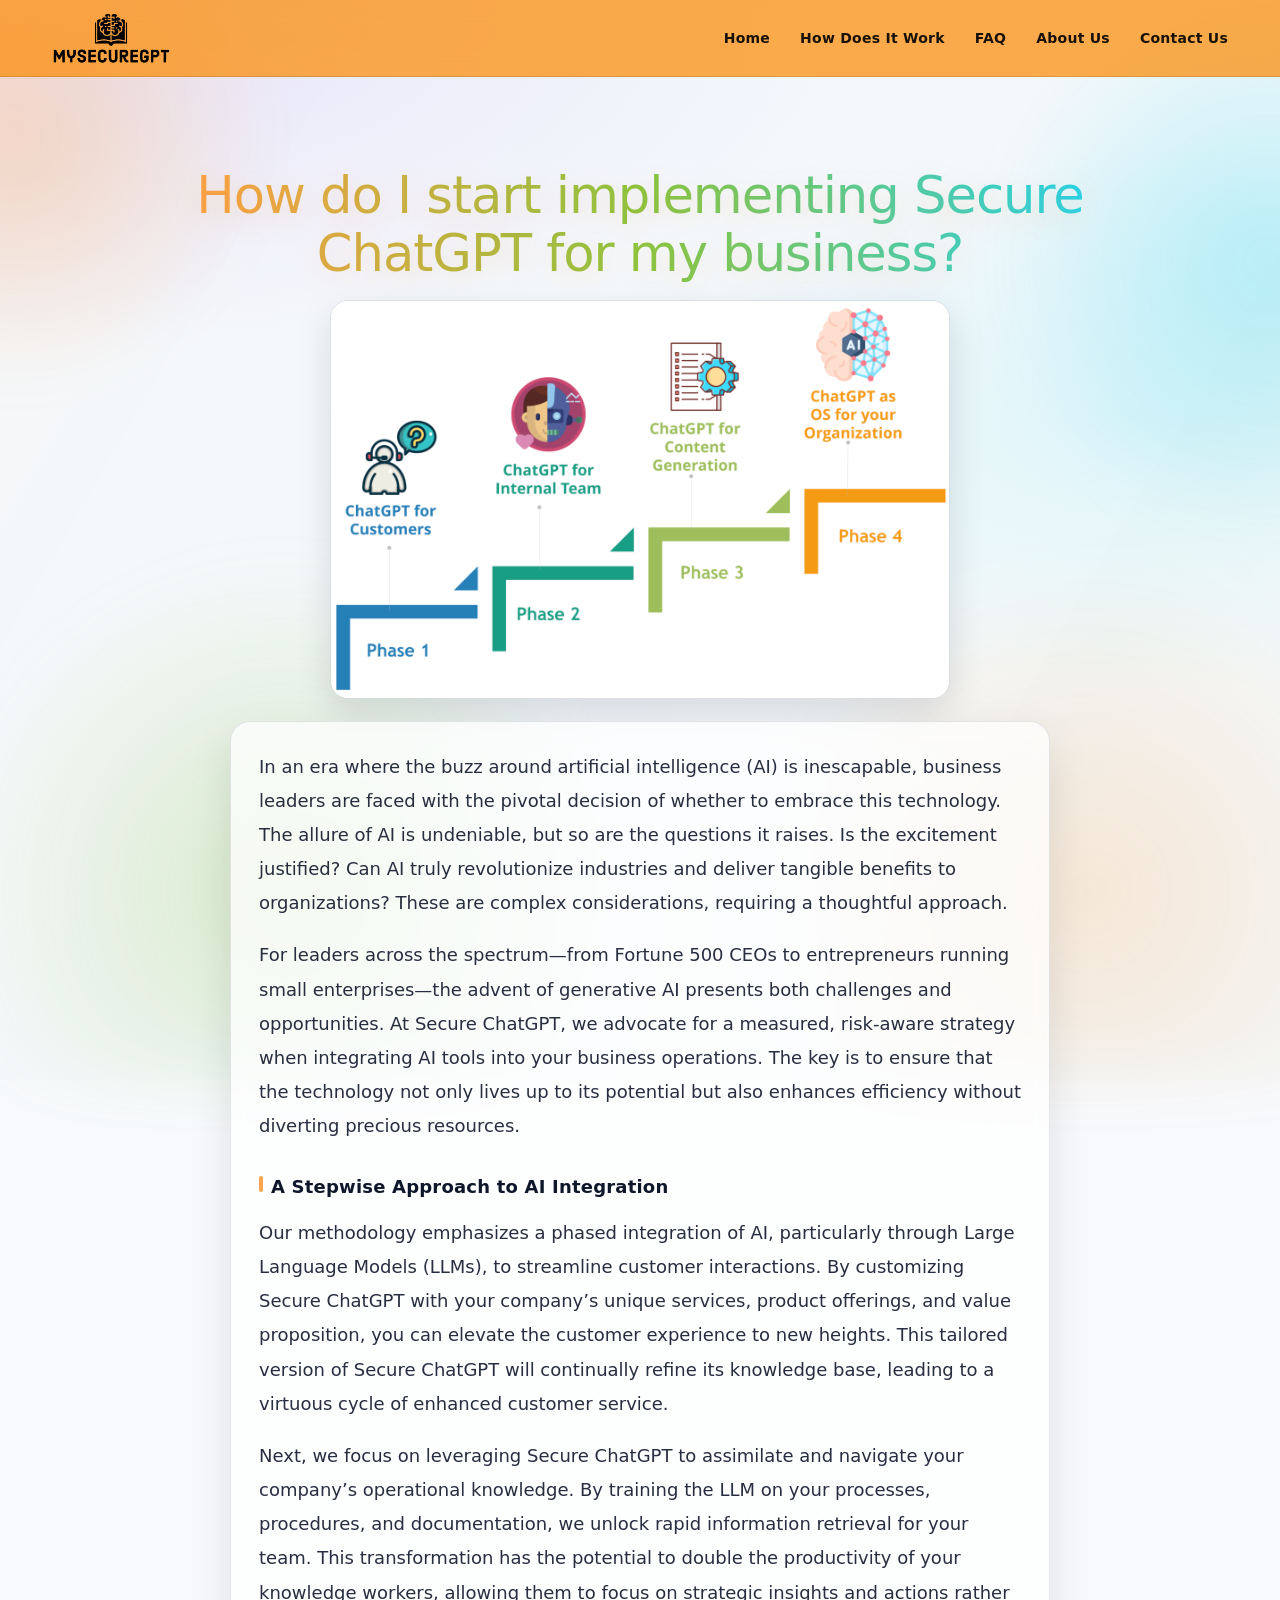
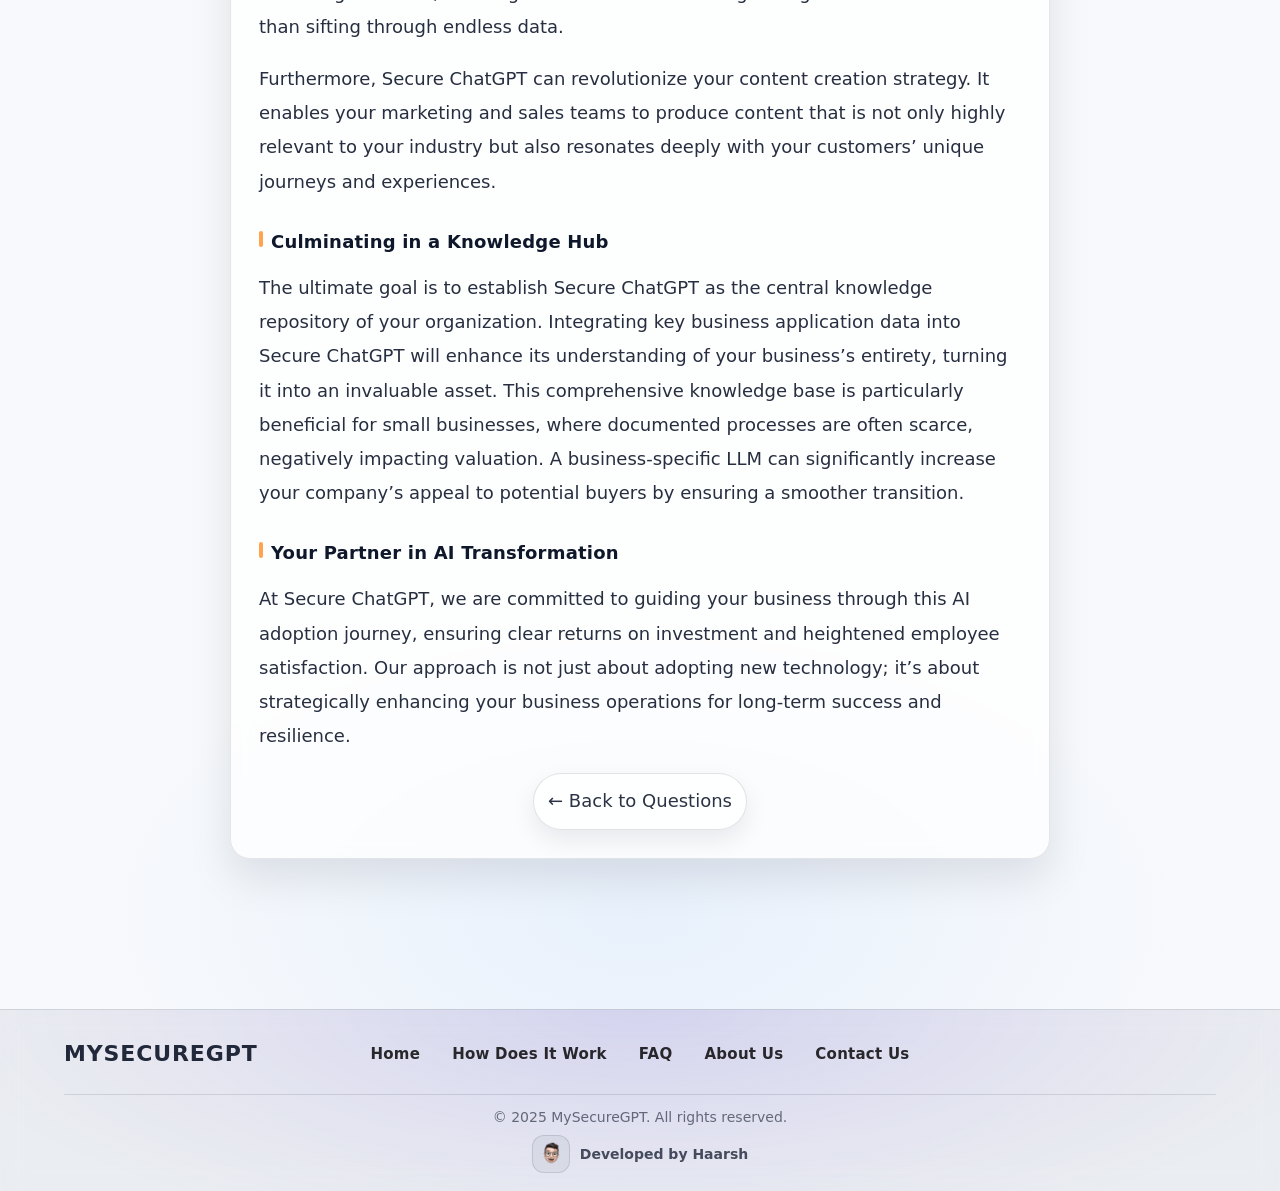
<file: faq-implementing.html>
<!DOCTYPE html>
<html lang="en">
  <head>
    <meta charset="UTF-8" />
    <meta name="viewport" content="width=device-width, initial-scale=1.0" />
    <title>
      How do I start implementing Secure ChatGPT for my business ? | MySecureGPT
    </title>

    <!-- Use the SAME CSS files you already use on FAQ.html -->
    <link rel="stylesheet" href="style.css" />
    <!-- if you have another css file for faq/pages, include it too -->
    <!-- <link rel="stylesheet" href="faq.css" /> -->
  </head>

  <body>
    <header class="navbar">
      <!-- Brand / Logo -->
      <div class="logo">
        <img src="images/logo.png" alt="MySecureGPT Logo" class="logo-img" />
      </div>

      <!-- Nav links -->

      <nav>
        <a href="index.html">Home</a>
        <a href="process.html">How Does It Work</a>
        <a href="FAQ.html">FAQ</a>
        <a href="index.html#about">About Us</a>
        <a href="index.html#contact">Contact Us</a>
      </nav>
    </header>

    <div class="faq-bg" aria-hidden="true"></div>
    <main class="faq-article-page">
      <section class="faq-article-wrap">
        <div class="faq-article-container">
          <h1 class="faq-article-title">
            How do I start implementing Secure<br />
            ChatGPT for my business?
          </h1>

          <!-- ✅ Replace the src with your real image path -->
          <div class="faq-hero-img">
            <img
              src="images/faq-implementing.png"
              alt="Stepwise approach to implementing Secure ChatGPT"
            />
          </div>

          <div class="faq-article-content">
            <p>
              In an era where the buzz around artificial intelligence (AI) is
              inescapable, business leaders are faced with the pivotal decision
              of whether to embrace this technology. The allure of AI is
              undeniable, but so are the questions it raises. Is the excitement
              justified? Can AI truly revolutionize industries and deliver
              tangible benefits to organizations? These are complex
              considerations, requiring a thoughtful approach.
            </p>

            <p>
              For leaders across the spectrum—from Fortune 500 CEOs to
              entrepreneurs running small enterprises—the advent of generative
              AI presents both challenges and opportunities. At Secure ChatGPT,
              we advocate for a measured, risk-aware strategy when integrating
              AI tools into your business operations. The key is to ensure that
              the technology not only lives up to its potential but also
              enhances efficiency without diverting precious resources.
            </p>

            <h2 class="faq-article-h2">
              A Stepwise Approach to AI Integration
            </h2>

            <p>
              Our methodology emphasizes a phased integration of AI,
              particularly through Large Language Models (LLMs), to streamline
              customer interactions. By customizing Secure ChatGPT with your
              company’s unique services, product offerings, and value
              proposition, you can elevate the customer experience to new
              heights. This tailored version of Secure ChatGPT will continually
              refine its knowledge base, leading to a virtuous cycle of enhanced
              customer service.
            </p>

            <p>
              Next, we focus on leveraging Secure ChatGPT to assimilate and
              navigate your company’s operational knowledge. By training the LLM
              on your processes, procedures, and documentation, we unlock rapid
              information retrieval for your team. This transformation has the
              potential to double the productivity of your knowledge workers,
              allowing them to focus on strategic insights and actions rather
              than sifting through endless data.
            </p>

            <p>
              Furthermore, Secure ChatGPT can revolutionize your content
              creation strategy. It enables your marketing and sales teams to
              produce content that is not only highly relevant to your industry
              but also resonates deeply with your customers’ unique journeys and
              experiences.
            </p>

            <h2 class="faq-article-h2">Culminating in a Knowledge Hub</h2>

            <p>
              The ultimate goal is to establish Secure ChatGPT as the central
              knowledge repository of your organization. Integrating key
              business application data into Secure ChatGPT will enhance its
              understanding of your business’s entirety, turning it into an
              invaluable asset. This comprehensive knowledge base is
              particularly beneficial for small businesses, where documented
              processes are often scarce, negatively impacting valuation. A
              business-specific LLM can significantly increase your company’s
              appeal to potential buyers by ensuring a smoother transition.
            </p>

            <h2 class="faq-article-h2">Your Partner in AI Transformation</h2>

            <p>
              At Secure ChatGPT, we are committed to guiding your business
              through this AI adoption journey, ensuring clear returns on
              investment and heightened employee satisfaction. Our approach is
              not just about adopting new technology; it’s about strategically
              enhancing your business operations for long-term success and
              resilience.
            </p>

            <div class="faq-article-bottom">
              <a class="back-link" href="FAQ.html">← Back to Questions</a>
            </div>
          </div>
        </div>
      </section>
    </main>
    <footer class="footer">
      <div class="footer-wrap">
        <div class="footer-brand">
          <span class="footer-logo">MYSECUREGPT</span>
        </div>

        <nav class="footer-nav">
          <a href="index.html">Home</a>
          <a href="process.html">How Does It Work</a>
          <a href="FAQ.html">FAQ</a>
          <a href="index.html#about">About Us</a>
          <a href="index.html#contact">Contact Us</a>
        </nav>
      </div>

      <div class="footer-bottom">© 2025 MySecureGPT. All rights reserved.</div>

      <div class="developer-credit">
        <a
          class="dev-link"
          href="https://www.linkedin.com/in/patel-harsh14/"
          target="_blank"
          rel="noreferrer"
          aria-label="Haarsh Patel LinkedIn"
        >
          <img src="images/favicon.png" alt="Haarsh Patel" class="dev-logo" />
        </a>

        <span class="dev-text">Developed by Haarsh</span>
      </div>
    </footer>
  </body>
</html>
</file>
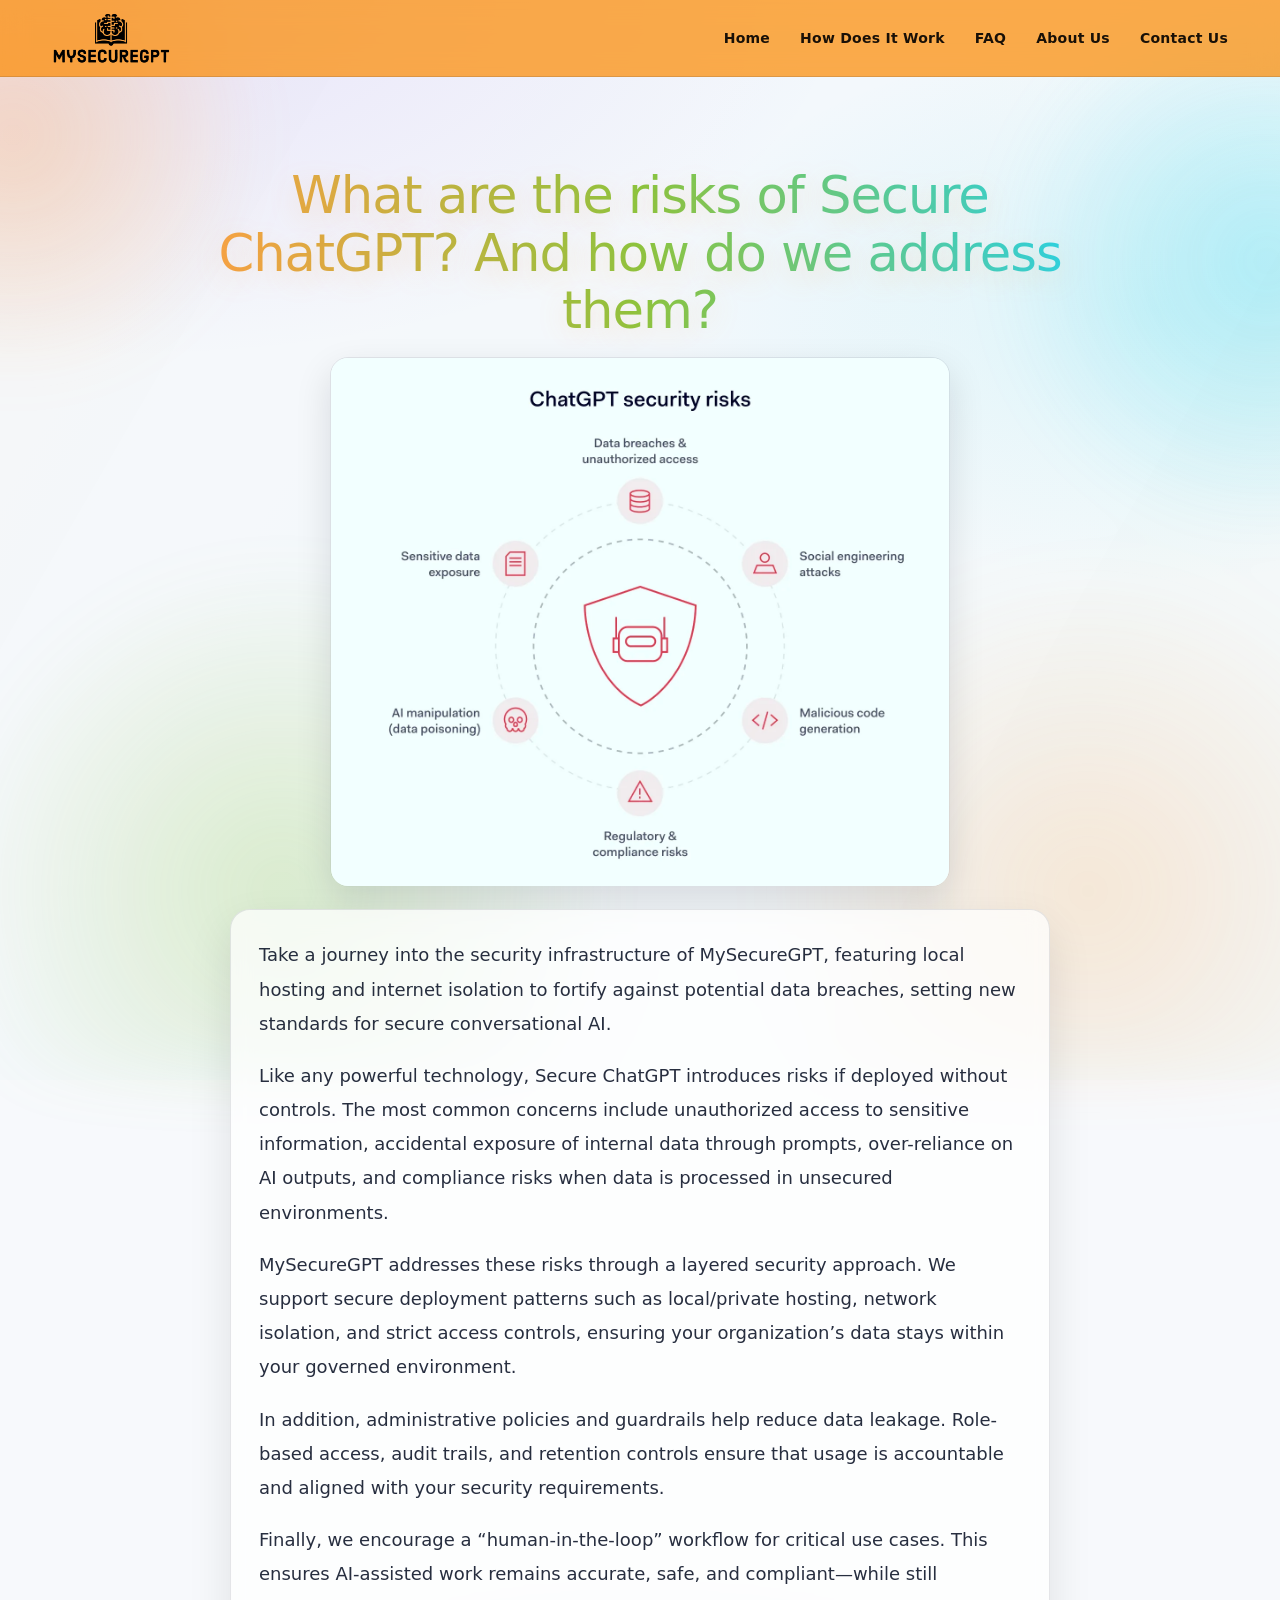
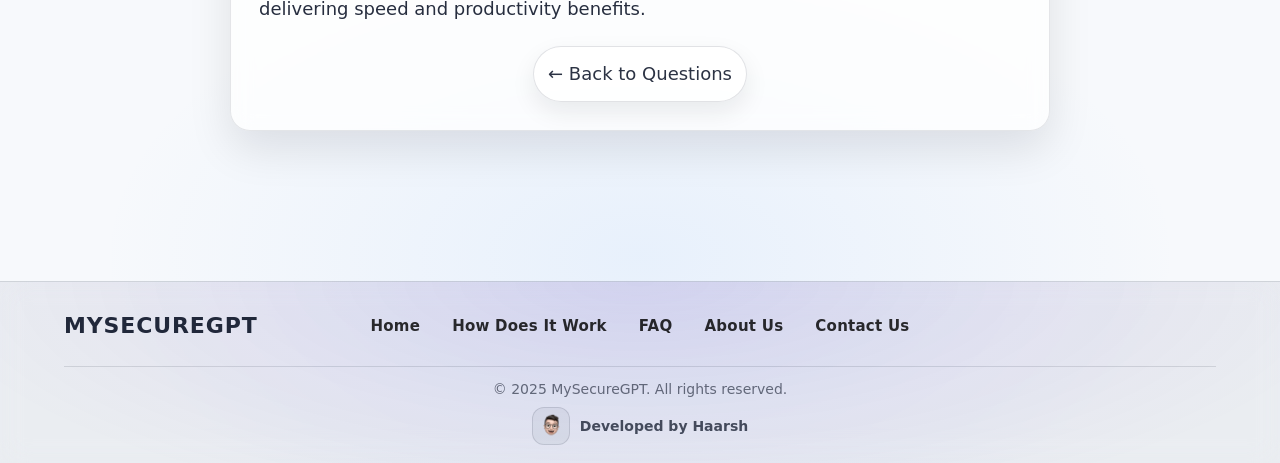
<file: faq-risks.html>
<!DOCTYPE html>
<html lang="en">
  <head>
    <meta charset="UTF-8" />
    <meta name="viewport" content="width=device-width, initial-scale=1.0" />
    <title>
      What are the risks of Secure ChatGPT? And how do we address them? |
      MySecureGPT
    </title>

    <!-- SAME CSS -->
    <link rel="stylesheet" href="style.css" />
  </head>

  <body>
    <header class="navbar">
      <!-- Brand / Logo -->
      <div class="logo">
        <img src="images/logo.png" alt="MySecureGPT Logo" class="logo-img" />
      </div>

      <!-- Nav links -->
      <nav>
        <a href="index.html">Home</a>
        <a href="process.html">How Does It Work</a>
        <a href="FAQ.html">FAQ</a>
        <a href="index.html#about">About Us</a>
        <a href="index.html#contact">Contact Us</a>
      </nav>
    </header>
    <div class="faq-bg" aria-hidden="true"></div>

    <main class="faq-article-page">
      <section class="faq-article-wrap">
        <div class="faq-article-container">
          <h1 class="faq-article-title">
            What are the risks of Secure<br />
            ChatGPT? And how do we address<br />
            them?
          </h1>

          <!-- optional image (keep if you want consistency) -->
          <div class="faq-hero-img">
            <img
              src="images/faq-risks.png"
              alt="Risks and mitigation for Secure ChatGPT"
            />
          </div>

          <div class="faq-article-content">
            <p>
              Take a journey into the security infrastructure of MySecureGPT,
              featuring local hosting and internet isolation to fortify against
              potential data breaches, setting new standards for secure
              conversational AI.
            </p>

            <p>
              Like any powerful technology, Secure ChatGPT introduces risks if
              deployed without controls. The most common concerns include
              unauthorized access to sensitive information, accidental exposure
              of internal data through prompts, over-reliance on AI outputs, and
              compliance risks when data is processed in unsecured environments.
            </p>

            <p>
              MySecureGPT addresses these risks through a layered security
              approach. We support secure deployment patterns such as
              local/private hosting, network isolation, and strict access
              controls, ensuring your organization’s data stays within your
              governed environment.
            </p>

            <p>
              In addition, administrative policies and guardrails help reduce
              data leakage. Role-based access, audit trails, and retention
              controls ensure that usage is accountable and aligned with your
              security requirements.
            </p>

            <p>
              Finally, we encourage a “human-in-the-loop” workflow for critical
              use cases. This ensures AI-assisted work remains accurate, safe,
              and compliant—while still delivering speed and productivity
              benefits.
            </p>

            <div class="faq-article-bottom">
              <a class="back-link" href="FAQ.html">← Back to Questions</a>
            </div>
          </div>
        </div>
      </section>
    </main>

    <footer class="footer">
      <div class="footer-wrap">
        <div class="footer-brand">
          <span class="footer-logo">MYSECUREGPT</span>
        </div>

        <nav class="footer-nav">
          <a href="index.html">Home</a>
          <a href="process.html">How Does It Work</a>
          <a href="FAQ.html">FAQ</a>
          <a href="index.html#about">About Us</a>
          <a href="index.html#contact">Contact Us</a>
        </nav>
      </div>

      <div class="footer-bottom">© 2025 MySecureGPT. All rights reserved.</div>

      <div class="developer-credit">
        <a
          class="dev-link"
          href="https://www.linkedin.com/in/patel-harsh14/"
          target="_blank"
          rel="noreferrer"
          aria-label="Haarsh Patel LinkedIn"
        >
          <img src="images/favicon.png" alt="Haarsh Patel" class="dev-logo" />
        </a>

        <span class="dev-text">Developed by Haarsh</span>
      </div>
    </footer>
  </body>
</html>
</file>
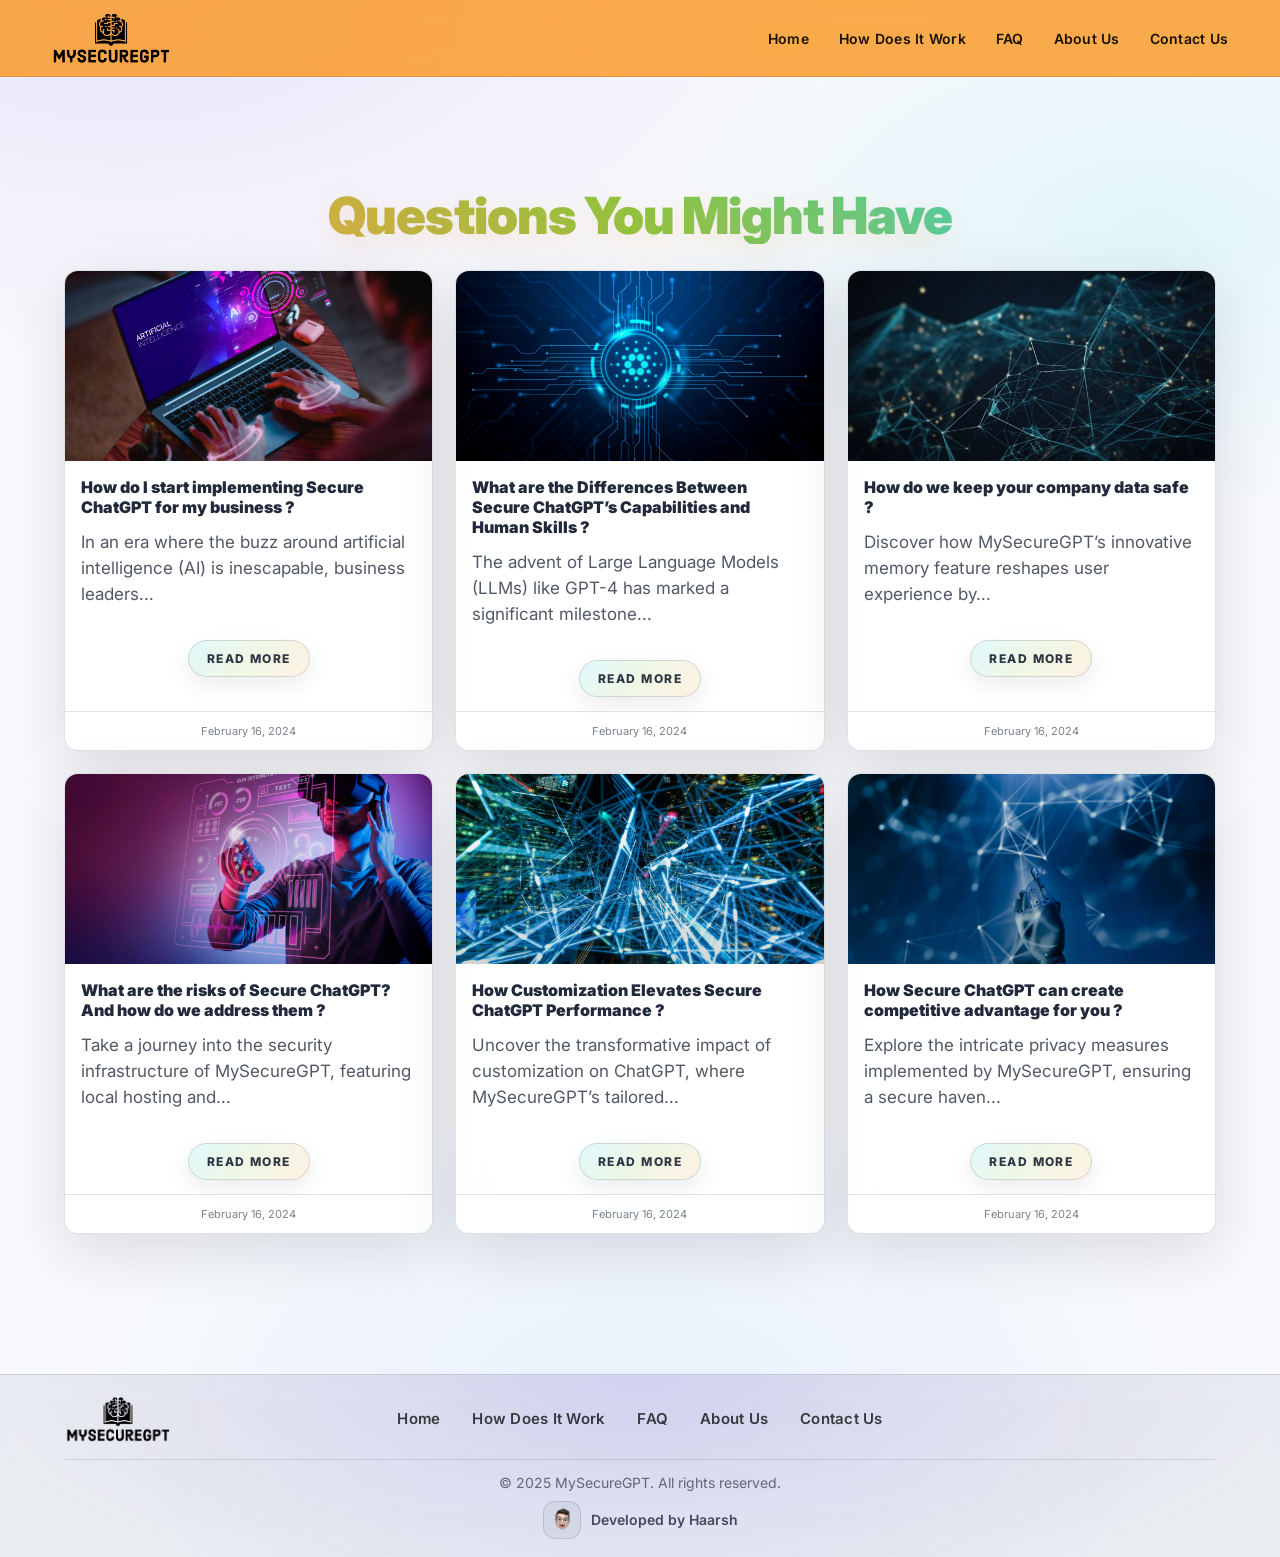
<file: FAQ.html>
<!DOCTYPE html>
<html lang="en">
  <head>
    <!-- ============================================================
           1) META + TITLE
           ============================================================ -->
    <meta charset="UTF-8" />
    <meta name="viewport" content="width=device-width, initial-scale=1.0" />
    <title>MySecureGPT | You Have Questions</title>

    <!-- ============================================================
           2) FONT (Inter)
           ============================================================ -->
    <link rel="preconnect" href="https://fonts.googleapis.com" />
    <link rel="preconnect" href="https://fonts.gstatic.com" crossorigin />
    <link
      href="https://fonts.googleapis.com/css2?family=Inter:wght@400;500;600;700;800&display=swap"
      rel="stylesheet"
    />

    <!-- ============================================================
           3) MAIN SITE CSS
           ============================================================ -->
    <link rel="stylesheet" href="style.css" />

    <!-- ============================================================
           4) PAGE-ONLY CSS (Questions grid) — LIGHT ONLY
           - removed dark colors + removed body.light selectors
           ============================================================ -->
    <style>
      /* ============================================================
             A) PAGE WRAPPER
             ============================================================ */
      .questions-hero {
        padding: 110px 64px 60px;
      }
      .questions-wrap {
        max-width: 1200px;
        margin: 0 auto;
      }

      /* ============================================================
             B) PAGE TITLE
             ============================================================ */
      .questions-title {
        font-size: clamp(30px, 3.8vw, 54px);
        font-weight: 900;
        letter-spacing: -0.02em;
        margin: 0 0 22px;
        color: var(--text);
      }

      /* ============================================================
             C) GRID LAYOUT
             ============================================================ */
      .questions-grid {
        display: grid;
        grid-template-columns: repeat(3, minmax(0, 1fr));
        gap: 22px;
        align-items: stretch;
      }

      /* ============================================================
             D) CARD COMPONENT (LIGHT)
             ============================================================ */
      .q-card {
        border-radius: 14px;
        overflow: hidden;

        background: var(--panel);
        border: 1px solid var(--border);
        box-shadow: 0 18px 60px rgba(2, 6, 23, 0.12);
        backdrop-filter: blur(14px);

        transition: transform 0.2s ease, box-shadow 0.2s ease,
          border-color 0.2s ease;

        display: flex;
        flex-direction: column;
      }

      .q-card:hover {
        transform: translateY(-6px);
        border-color: rgba(34, 211, 238, 0.3);
        box-shadow: 0 28px 90px rgba(2, 6, 23, 0.16);
      }

      /* Card image */
      .q-media {
        width: 100%;
        height: 190px;
        background: rgba(15, 23, 42, 0.06);
      }
      .q-media img {
        width: 100%;
        height: 100%;
        object-fit: cover;
        display: block;
      }

      /* Card body */
      .q-body {
        padding: 16px 16px 14px;
        background: rgba(255, 255, 255, 0.55);
        flex: 1;

        display: flex;
        flex-direction: column;
        gap: 12px;
      }

      /* Title inside card */
      .q-title {
        margin: 0;
        font-size: 16px;
        font-weight: 900;
        line-height: 1.25;
        color: rgba(15, 23, 42, 0.92);
      }

      /* Card snippet text */
      .q-text {
        margin: 0;
        font-size: 17px;
        line-height: 1.55;
        color: rgba(15, 23, 42, 0.72);
      }

      /* Read more link (button style) */
      .q-read {
        margin: 20px auto 0;
        display: inline-flex;
        align-items: center;
        justify-content: center;

        font-size: 12px;
        font-weight: 800;
        letter-spacing: 0.12em;
        text-transform: uppercase;

        padding: 10px 18px;
        border-radius: 999px;

        color: rgba(15, 23, 42, 0.86);
        text-decoration: none;

        background: linear-gradient(
          135deg,
          rgba(34, 211, 238, 0.14),
          rgba(139, 197, 63, 0.14),
          rgba(255, 159, 69, 0.14)
        );

        border: 1px solid rgba(15, 23, 42, 0.14);
        box-shadow: 0 8px 22px rgba(2, 6, 23, 0.08);

        transition: all 220ms ease;
      }

      .q-read:hover {
        color: rgba(15, 23, 42, 0.95);
        transform: translateY(-2px);
        box-shadow: 0 14px 30px rgba(2, 6, 23, 0.12);
        border-color: rgba(34, 211, 238, 0.45);
      }

      .q-read:focus-visible {
        outline: none;
        box-shadow: 0 0 0 3px rgba(34, 211, 238, 0.25),
          0 14px 30px rgba(2, 6, 23, 0.12);
      }

      /* Meta row */
      .q-meta {
        padding: 12px 16px;
        border-top: 1px solid rgba(15, 23, 42, 0.12);
        font-size: 11px;
        color: rgba(15, 23, 42, 0.55);
        background: rgba(255, 255, 255, 0.65);
      }

      /* Footer nav visibility safety */
      .footer-nav a {
        color: rgba(0, 0, 0, 0.74) !important;
      }
      .footer-nav a:hover {
        color: rgba(0, 0, 0, 0.92) !important;
      }

      /* ============================================================
             F) RESPONSIVE
             ============================================================ */
      @media (max-width: 1024px) {
        .questions-hero {
          padding: 100px 36px 50px;
        }
        .questions-grid {
          grid-template-columns: repeat(2, minmax(0, 1fr));
        }
      }

      @media (max-width: 650px) {
        .questions-hero {
          padding: 92px 18px 40px;
        }
        .questions-grid {
          grid-template-columns: 1fr;
        }
        .q-media {
          height: 200px;
        }
      }
    </style>
  </head>

  <!-- LIGHT ONLY: no body.light / body.dark -->
  <body>
    <!-- ============================================================
           NAVBAR
           ============================================================ -->
    <header class="navbar">
      <div class="logo">
        <img src="images/logo.png" alt="MySecureGPT Logo" class="logo-img" />
      </div>

      <nav>
        <a href="index.html">Home</a>
        <a href="process.html">How Does It Work</a>
        <a href="FAQ.html">FAQ</a>
        <a href="index.html#about">About Us</a>
        <a href="index.html#contact">Contact Us</a>
      </nav>
    </header>

    <!-- ============================================================
           PAGE CONTENT
           ============================================================ -->
    <main class="questions-hero">
      <div class="questions-wrap">
        <center>
          <h2 class="services-title">Questions You Might Have</h2>
        </center>

        <!-- 3x2 grid -->
        <section class="questions-grid" aria-label="Questions grid">
          <!-- CARD 1 -->
          <article class="q-card">
            <div class="q-media">
              <img src="images/q1.png" alt="Question 1" />
            </div>
            <div class="q-body">
              <h3 class="q-title">
                How do I start implementing Secure ChatGPT for my business ?
              </h3>
              <p class="q-text">
                In an era where the buzz around artificial intelligence (AI) is
                inescapable, business leaders...
              </p>
              <a class="q-read" href="faq-implementing.html">Read More</a>
            </div>
            <div class="q-meta">
              <center>February 16, 2024</center>
            </div>
          </article>

          <!-- CARD 2 -->
          <article class="q-card">
            <div class="q-media">
              <img src="images/q2.png" alt="Question 2" />
            </div>
            <div class="q-body">
              <h3 class="q-title">
                What are the Differences Between Secure ChatGPT’s Capabilities
                and Human Skills ?
              </h3>
              <p class="q-text">
                The advent of Large Language Models (LLMs) like GPT-4 has marked
                a significant milestone...
              </p>
              <a class="q-read" href="faq-differences.html">Read More</a>
            </div>
            <div class="q-meta">
              <center>February 16, 2024</center>
            </div>
          </article>

          <!-- CARD 3 -->
          <article class="q-card">
            <div class="q-media">
              <img src="images/q3.png" alt="Question 3" />
            </div>
            <div class="q-body">
              <h3 class="q-title">How do we keep your company data safe ?</h3>
              <p class="q-text">
                Discover how MySecureGPT’s innovative memory feature reshapes
                user experience by...
              </p>
              <a class="q-read" href="faq-data-safety.html">Read More</a>
            </div>
            <div class="q-meta">
              <center>February 16, 2024</center>
            </div>
          </article>

          <!-- CARD 4 -->
          <article class="q-card">
            <div class="q-media">
              <img src="images/q4.png" alt="Question 4" />
            </div>
            <div class="q-body">
              <h3 class="q-title">
                What are the risks of Secure ChatGPT? And how do we address them
                ?
              </h3>
              <p class="q-text">
                Take a journey into the security infrastructure of MySecureGPT,
                featuring local hosting and...
              </p>
              <a class="q-read" href="faq-risks.html">Read More</a>
            </div>
            <div class="q-meta">
              <center>February 16, 2024</center>
            </div>
          </article>

          <!-- CARD 5 -->
          <article class="q-card">
            <div class="q-media">
              <img src="images/q5.png" alt="Question 5" />
            </div>
            <div class="q-body">
              <h3 class="q-title">
                How Customization Elevates Secure ChatGPT Performance ?
              </h3>
              <p class="q-text">
                Uncover the transformative impact of customization on ChatGPT,
                where MySecureGPT’s tailored...
              </p>
              <a class="q-read" href="faq-customization.html">Read More</a>
            </div>
            <div class="q-meta">
              <center>February 16, 2024</center>
            </div>
          </article>

          <!-- CARD 6 -->
          <article class="q-card">
            <div class="q-media">
              <img src="images/q6.png" alt="Question 6" />
            </div>
            <div class="q-body">
              <h3 class="q-title">
                How Secure ChatGPT can create competitive advantage for you ?
              </h3>
              <p class="q-text">
                Explore the intricate privacy measures implemented by
                MySecureGPT, ensuring a secure haven...
              </p>
              <a class="q-read" href="faq-competitive-advantage.html"
                >Read More</a
              >
            </div>
            <div class="q-meta">
              <center>February 16, 2024</center>
            </div>
          </article>
        </section>
      </div>
    </main>

    <!-- ============================================================
           FOOTER
           (fixed extra closing div + kept your structure)
           ============================================================ -->
    <footer class="footer">
      <div class="footer-wrap">
        <div class="footer-brand">
          <span class="footer-logo">
            <img
              src="images/logo.png"
              alt="MySecureGPT"
              class="footer-logo-img"
            />
          </span>
        </div>

        <nav class="footer-nav">
          <a href="index.html">Home</a>
          <a href="process.html">How Does It Work</a>
          <a href="FAQ.html">FAQ</a>
          <a href="index.html#about">About Us</a>
          <a href="index.html#contact">Contact Us</a>
        </nav>
      </div>

      <div class="footer-bottom">© 2025 MySecureGPT. All rights reserved.</div>

      <div class="developer-credit">
        <a
          class="dev-link"
          href="https://www.linkedin.com/in/patel-harsh14/"
          target="_blank"
          rel="noreferrer"
          aria-label="Haarsh Patel LinkedIn"
        >
          <img src="images/favicon.png" alt="Haarsh Patel" class="dev-logo" />
        </a>

        <span class="dev-text">Developed by Haarsh</span>
      </div>
    </footer>
  </body>
</html>
</file>
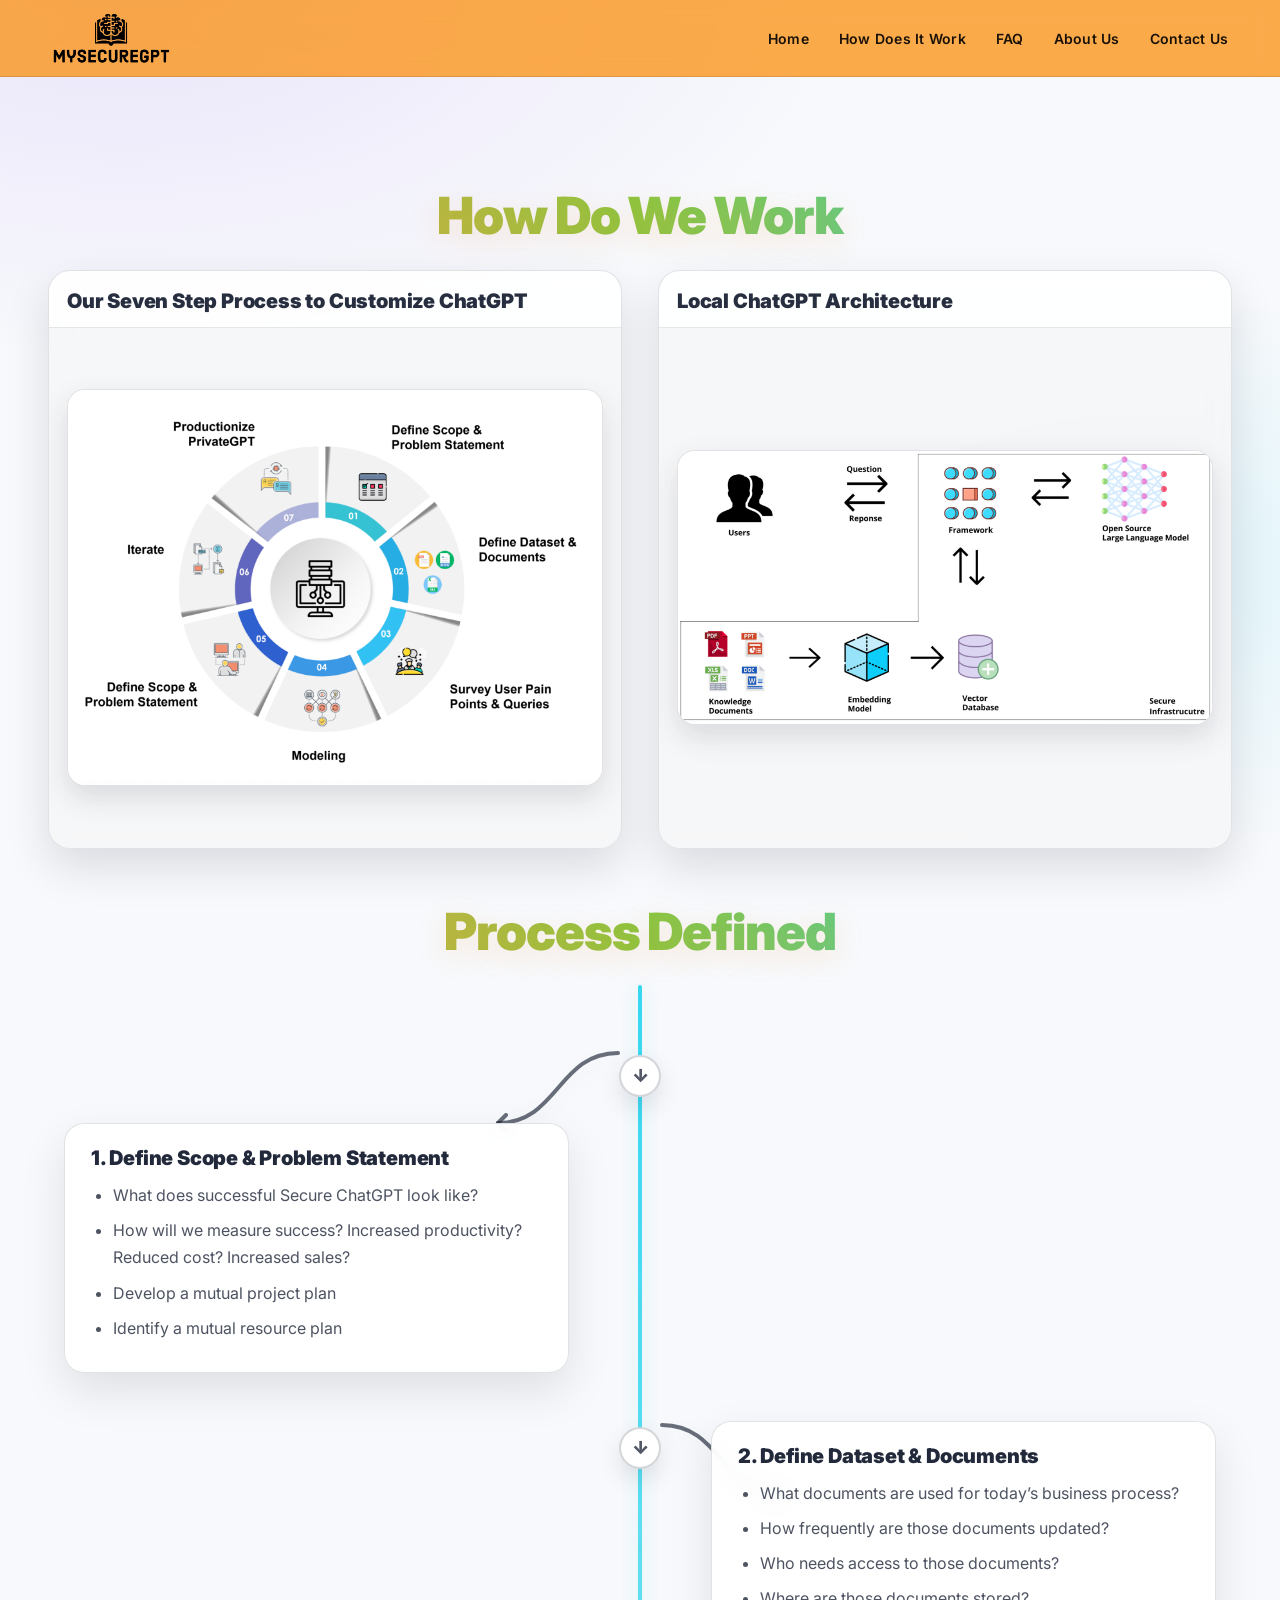
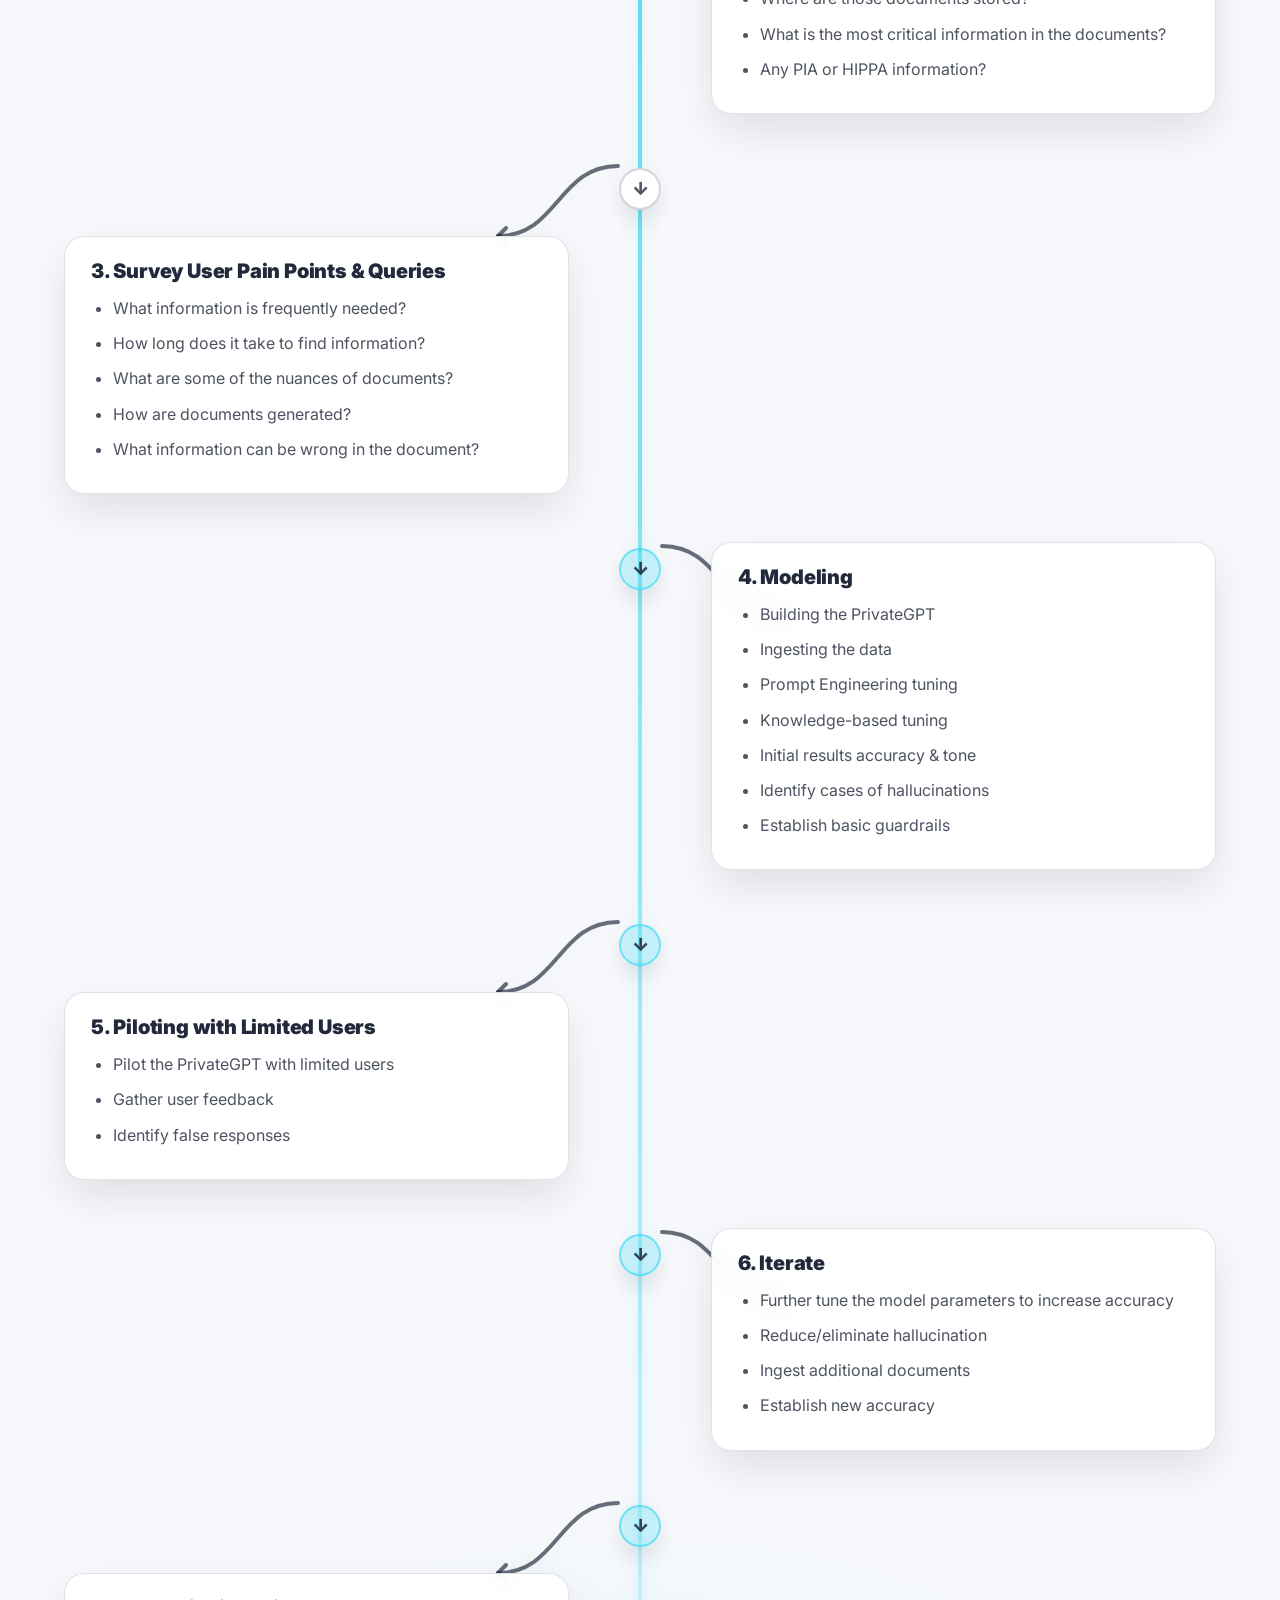
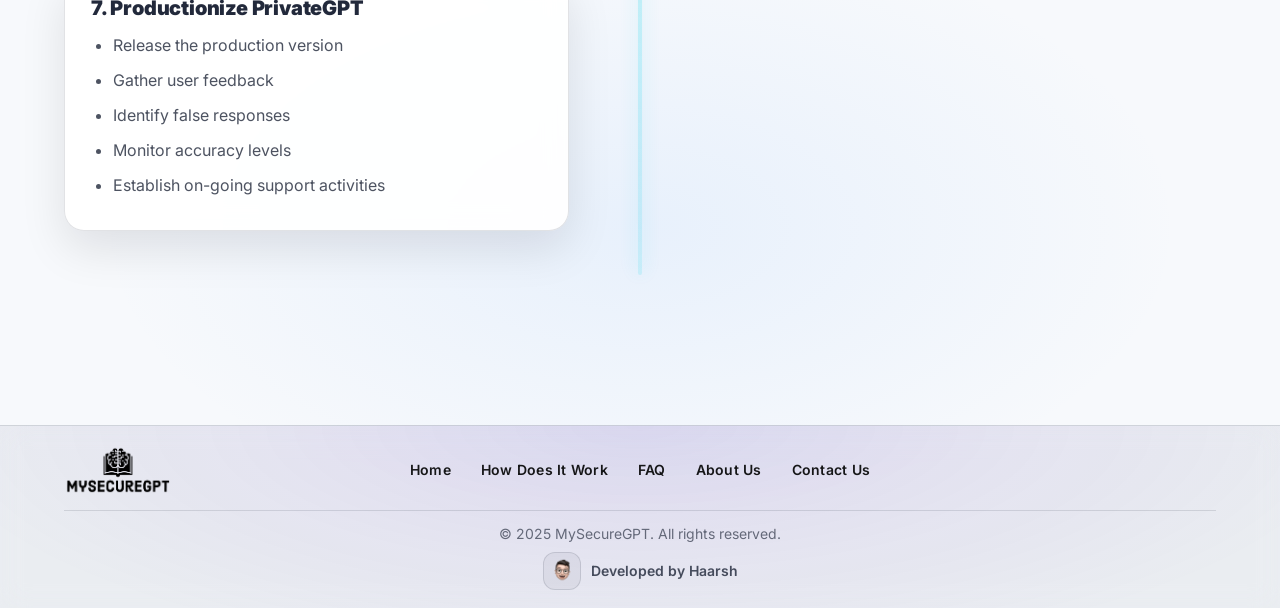
<file: process.html>
<!DOCTYPE html>
<html lang="en">
  <head>
    <!-- ============================================================
      BASIC META
      ============================================================ -->
    <meta charset="UTF-8" />
    <meta name="viewport" content="width=device-width, initial-scale=1.0" />
    <title>MySecureGPT | How Does It Work</title>

    <!-- ============================================================
      FONT
      ============================================================ -->
    <link rel="preconnect" href="https://fonts.googleapis.com" />
    <link rel="preconnect" href="https://fonts.gstatic.com" crossorigin />
    <link
      href="https://fonts.googleapis.com/css2?family=Inter:wght@400;500;600;700;800&display=swap"
      rel="stylesheet"
    />

    <!-- ============================================================
      MAIN SITE CSS (your global stylesheet)
      ============================================================ -->
    <link rel="stylesheet" href="style.css" />

    <style>
      /* ============================================================
        ✅ LIGHT-ONLY PAGE STYLES FOR process.html
        What this <style> does:
        - Keeps your layout exactly the same
        - Removes "dark-mode defaults" in this page CSS
        - Removes ALL body.light selectors (because site is light-only now)
        ============================================================ */

      /* ============================================================
        1) PAGE SPACING
        - Adds top padding so sticky navbar doesn't cover content
        ============================================================ */
      .page-hero {
        padding: 110px 64px 30px;
        padding-left: 48px; /* full-width look */
        padding-right: 48px; /* full-width look */
      }

      .page-wrap {
        max-width: 1200px;
        margin: 0 auto;
      }

      /* Full-width look wrapper (keeps it clean) */
      .page-hero .page-wrap {
        max-width: 100%;
      }

      /* ============================================================
        2) PAGE TITLE + SUBTITLE
        - Uses your global tokens from style.css: var(--text)
        - Subtitle is now LIGHT-friendly (no dark rgba values)
        ============================================================ */
      .page-title {
        font-size: clamp(25px, 3.6vw, 54px);
        font-weight: 900;
        letter-spacing: -0.02em;
        margin: 0 0 10px;
        color: var(--text);
      }

      .page-subtitle {
        margin: 0 0 28px;
        color: rgba(15, 23, 42, 0.7);
        font-size: 16px;
        line-height: 1.6;
        max-width: 900px;
      }

      /* ============================================================
        3) TOP GRID (2 PROCESS PANELS)
        - These are the two top image cards
        - Converted to LIGHT glass style
        ============================================================ */
      .process-grid {
        display: grid;
        grid-template-columns: repeat(2, minmax(0, 1fr));
        gap: 36px;
        align-items: stretch;
      }

      .process-card {
        border-radius: 22px;
        overflow: hidden;
        position: relative;

        background: rgba(255, 255, 255, 0.88);
        border: 1px solid rgba(15, 23, 42, 0.12);
        box-shadow: 0 18px 45px rgba(2, 6, 23, 0.12);
        backdrop-filter: blur(10px);

        transition: transform 0.25s ease, box-shadow 0.25s ease,
          border-color 0.25s ease;

        display: flex;
        flex-direction: column;
      }

      /* Soft glow on hover */
      .process-card::before {
        content: "";
        position: absolute;
        inset: -2px;
        background: linear-gradient(
          90deg,
          rgba(255, 159, 69, 0.25),
          rgba(139, 197, 63, 0.22),
          rgba(34, 211, 238, 0.18)
        );
        filter: blur(18px);
        opacity: 0;
        transition: opacity 0.25s ease;
        pointer-events: none;
      }

      .process-card:hover {
        transform: translateY(-8px);
        border-color: rgba(255, 159, 69, 0.35);
        box-shadow: 0 28px 95px rgba(2, 6, 23, 0.16);
      }

      .process-card:hover::before {
        opacity: 0.9;
      }

      /* Header row inside each panel */
      .process-card-head {
        padding: 18px 18px 14px;
        border-bottom: 1px solid rgba(15, 23, 42, 0.1);
        display: flex;
        align-items: center;
        justify-content: space-between;
        gap: 12px;
      }

      .process-card-title {
        margin: 0;
        font-size: 20px;
        font-weight: 900;
        color: rgba(15, 23, 42, 0.9);
        letter-spacing: -0.01em;
      }

      .process-card-badge {
        font-size: 12px;
        font-weight: 700;
        padding: 7px 10px;
        border-radius: 999px;
        color: rgba(15, 23, 42, 0.72);
        background: rgba(15, 23, 42, 0.05);
        border: 1px solid rgba(15, 23, 42, 0.12);
        white-space: nowrap;
      }

      /* Media area (keeps both cards aligned) */
      .process-media {
        width: 100%;
        padding: 18px;
        min-height: 520px;
        background: rgba(15, 23, 42, 0.03);
        display: grid;
        place-items: center;
      }

      /* Images */
      .process-img {
        width: 100%;
        max-width: 680px;
        max-height: 480px;
        height: auto;

        object-fit: contain;
        display: block;
        margin: 0 auto;

        border-radius: 18px;
        border: 1px solid rgba(15, 23, 42, 0.12);
        box-shadow: 0 12px 30px rgba(2, 6, 23, 0.12);
        background: #fff;
      }

      /* ============================================================
        4) TIMELINE SECTION
        - 7 step timeline
        - Converted to LIGHT style (cards, dots, line)
        ============================================================ */
      .timeline {
        padding: 24px 64px 70px;
      }

      .timeline .page-wrap {
        max-width: 1200px;
        margin: 0 auto;
      }

      .timeline-wrap {
        position: relative;
        max-width: 1200px;
        margin: 0 auto;
        padding: 40px 0 20px;
      }

      /* Center vertical line */
      .timeline-line {
        position: absolute;
        left: 50%;
        top: 0;
        bottom: 0;
        width: 4px;
        transform: translateX(-50%);
        background: linear-gradient(
          180deg,
          rgba(34, 211, 238, 0.95),
          rgba(34, 211, 238, 0.55),
          rgba(34, 211, 238, 0.18)
        );
        border-radius: 999px;
        box-shadow: 0 0 20px rgba(34, 211, 238, 0.25),
          0 0 60px rgba(34, 211, 238, 0.14);
        opacity: 0.95;
      }

      /* One timeline row */
      .timeline-item {
        position: relative;
        display: grid;
        grid-template-columns: 1fr 90px 1fr;
        align-items: start;
        gap: 26px;
        padding: 24px 0;
      }

      /* Center dot */
      .timeline-dot {
        grid-column: 2;
        width: 42px;
        height: 42px;
        border-radius: 999px;
        margin: 6px auto 0;

        display: grid;
        place-items: center;

        font-weight: 900;
        font-size: 18px;
        line-height: 1;

        background: #ffffff;
        border: 2px solid rgba(15, 23, 42, 0.18);
        color: rgba(15, 23, 42, 0.72);

        box-shadow: 0 10px 24px rgba(2, 6, 23, 0.1);
      }

      .timeline-dot.active {
        background: rgba(34, 211, 238, 0.22);
        border-color: rgba(34, 211, 238, 0.55);
        color: rgba(15, 23, 42, 0.78);
      }

      /* Timeline cards */
      .timeline-card {
        border-radius: 20px;
        padding: 22px 26px;

        background: rgba(255, 255, 255, 0.92);
        border: 1px solid rgba(15, 23, 42, 0.12);
        box-shadow: 0 18px 45px rgba(2, 6, 23, 0.1);
        backdrop-filter: blur(12px);

        transition: transform 0.2s ease, border-color 0.2s ease,
          box-shadow 0.2s ease;
      }

      .timeline-card:hover {
        transform: translateY(-4px);
        border-color: rgba(255, 159, 69, 0.25);
        box-shadow: 0 22px 70px rgba(2, 6, 23, 0.14);
      }

      .timeline-card h3 {
        margin: 0 0 12px;
        font-size: 20px;
        font-weight: 900;
        color: rgba(15, 23, 42, 0.92);
        letter-spacing: -0.01em;
      }

      .timeline-card ul {
        margin: 0;
        padding-left: 22px;
        color: rgba(15, 23, 42, 0.74);
        font-size: 16px;
        line-height: 1.7;
      }

      .timeline-card li {
        margin: 8px 0;
      }

      /* Left/right placement */
      .timeline-item.left .timeline-card {
        grid-column: 1;
      }
      .timeline-item.right .timeline-card {
        grid-column: 3;
      }

      /* Curved arrows (SVG) */
      .timeline-curve {
        position: absolute;
        top: 8px;
        width: 140px;
        height: 110px;
        pointer-events: none;
        opacity: 0.95;
      }

      .timeline-curve path {
        fill: none;
        stroke: rgba(15, 23, 42, 0.65);
        stroke-width: 4;
        stroke-linecap: round;
        stroke-linejoin: round;
        filter: drop-shadow(0 6px 14px rgba(2, 6, 23, 0.14));
      }

      .timeline-item.right .timeline-curve.right {
        left: calc(50% + 12px);
      }
      .timeline-item.left .timeline-curve.left {
        right: calc(50% + 12px);
      }

      /* ============================================================
        5) RESPONSIVE
        ============================================================ */
      @media (max-width: 1024px) {
        .page-hero {
          padding: 100px 36px 26px;
        }
        .timeline {
          padding: 18px 36px 60px;
        }
      }

      @media (max-width: 900px) {
        /* stack the top 2 cards */
        .process-grid {
          grid-template-columns: 1fr;
        }

        .process-media {
          min-height: auto;
        }

        .process-img {
          max-width: 100%;
          max-height: none;
        }

        /* timeline becomes single column */
        .timeline-wrap {
          max-width: 100%;
          padding-left: 6px;
          padding-right: 6px;
        }

        .timeline-line {
          left: 18px;
          transform: none;
        }

        .timeline-item {
          grid-template-columns: 46px 1fr;
          gap: 12px;
        }

        .timeline-dot {
          grid-column: 1;
          margin: 6px auto 0;
        }

        .timeline-card {
          grid-column: 2 !important;
        }

        /* hide arrows on mobile */
        .timeline-curve {
          display: none;
        }

        .timeline-card h3 {
          font-size: 18px;
        }

        .timeline-card ul {
          font-size: 15px;
        }
      }

      @media (max-width: 480px) {
        .page-hero {
          padding: 92px 18px 22px;
        }

        .timeline {
          padding: 14px 18px 52px;
        }
      }
    </style>
  </head>

  <!-- ✅ LIGHT ONLY -->
  <body>
    <!-- ============================================================
      NAVBAR (reuses style.css navbar styles)
      ============================================================ -->
    <header class="navbar">
      <div class="logo">
        <img src="images/logo.png" alt="MySecureGPT Logo" class="logo-img" />
      </div>
      <nav>
        <a href="index.html">Home</a>
        <a href="process.html">How Does It Work</a>
        <a href="FAQ.html">FAQ</a>
        <a href="index.html#about">About Us</a>
        <a href="index.html#contact">Contact Us</a>
      </nav>
    </header>

    <!-- ============================================================
      TOP SECTION: TWO IMAGE PANELS
      ============================================================ -->
    <main class="page-hero" id="process">
      <div class="page-wrap">
        <center><h2 class="services-title">How Do We Work</h2></center>

        <div class="process-grid">
          <!-- PANEL 1 -->
          <section class="process-card" aria-label="Seven Step Process">
            <div class="process-card-head">
              <h2 class="process-card-title">
                Our Seven Step Process to Customize ChatGPT
              </h2>
            </div>

            <div class="process-media">
              <img
                class="process-img"
                src="images/SevenStep.png"
                alt="Seven step process"
              />
            </div>
          </section>

          <!-- PANEL 2 -->
          <section class="process-card" aria-label="Local ChatGPT Architecture">
            <div class="process-card-head">
              <h2 class="process-card-title">Local ChatGPT Architecture</h2>
            </div>

            <div class="process-media">
              <img
                class="process-img"
                src="images/Localgtp.png"
                alt="Local ChatGPT Architecture diagram"
              />
            </div>
          </section>
        </div>
      </div>
    </main>

    <!-- ============================================================
      TIMELINE (7 STEPS)
      ============================================================ -->
    <section class="timeline" id="seven-steps">
      <div class="page-wrap">
        <center><h2 class="services-title">Process Defined</h2></center>

        <div class="timeline-wrap">
          <div class="timeline-line" aria-hidden="true"></div>

          <!-- STEP 1 -->
          <article class="timeline-item left">
            <div class="timeline-dot">↓</div>

            <svg
              class="timeline-curve left"
              viewBox="0 0 140 110"
              aria-hidden="true"
            >
              <path d="M130,20 C70,20 70,90 10,90" />
              <path d="M18,82 L10,90 L18,98" />
            </svg>

            <div class="timeline-card">
              <h3>1. Define Scope &amp; Problem Statement</h3>
              <ul>
                <li>What does successful Secure ChatGPT look like?</li>
                <li>
                  How will we measure success? Increased productivity? Reduced
                  cost? Increased sales?
                </li>
                <li>Develop a mutual project plan</li>
                <li>Identify a mutual resource plan</li>
              </ul>
            </div>
          </article>

          <!-- STEP 2 -->
          <article class="timeline-item right">
            <div class="timeline-dot">↓</div>

            <svg
              class="timeline-curve right"
              viewBox="0 0 140 110"
              aria-hidden="true"
            >
              <path d="M10,20 C70,20 70,90 130,90" />
              <path d="M122,82 L130,90 L122,98" />
            </svg>

            <div class="timeline-card">
              <h3>2. Define Dataset &amp; Documents</h3>
              <ul>
                <li>What documents are used for today’s business process?</li>
                <li>How frequently are those documents updated?</li>
                <li>Who needs access to those documents?</li>
                <li>Where are those documents stored?</li>
                <li>What is the most critical information in the documents?</li>
                <li>Any PIA or HIPPA information?</li>
              </ul>
            </div>
          </article>

          <!-- STEP 3 -->
          <article class="timeline-item left">
            <div class="timeline-dot">↓</div>

            <svg
              class="timeline-curve left"
              viewBox="0 0 140 110"
              aria-hidden="true"
            >
              <path d="M130,20 C70,20 70,90 10,90" />
              <path d="M18,82 L10,90 L18,98" />
            </svg>

            <div class="timeline-card">
              <h3>3. Survey User Pain Points &amp; Queries</h3>
              <ul>
                <li>What information is frequently needed?</li>
                <li>How long does it take to find information?</li>
                <li>What are some of the nuances of documents?</li>
                <li>How are documents generated?</li>
                <li>What information can be wrong in the document?</li>
              </ul>
            </div>
          </article>

          <!-- STEP 4 -->
          <article class="timeline-item right active">
            <div class="timeline-dot active">↓</div>

            <svg
              class="timeline-curve right"
              viewBox="0 0 140 110"
              aria-hidden="true"
            >
              <path d="M10,20 C70,20 70,90 130,90" />
              <path d="M122,82 L130,90 L122,98" />
            </svg>

            <div class="timeline-card">
              <h3>4. Modeling</h3>
              <ul>
                <li>Building the PrivateGPT</li>
                <li>Ingesting the data</li>
                <li>Prompt Engineering tuning</li>
                <li>Knowledge-based tuning</li>
                <li>Initial results accuracy &amp; tone</li>
                <li>Identify cases of hallucinations</li>
                <li>Establish basic guardrails</li>
              </ul>
            </div>
          </article>

          <!-- STEP 5 -->
          <article class="timeline-item left active">
            <div class="timeline-dot active">↓</div>

            <svg
              class="timeline-curve left"
              viewBox="0 0 140 110"
              aria-hidden="true"
            >
              <path d="M130,20 C70,20 70,90 10,90" />
              <path d="M18,82 L10,90 L18,98" />
            </svg>

            <div class="timeline-card">
              <h3>5. Piloting with Limited Users</h3>
              <ul>
                <li>Pilot the PrivateGPT with limited users</li>
                <li>Gather user feedback</li>
                <li>Identify false responses</li>
              </ul>
            </div>
          </article>

          <!-- STEP 6 -->
          <article class="timeline-item right active">
            <div class="timeline-dot active">↓</div>

            <svg
              class="timeline-curve right"
              viewBox="0 0 140 110"
              aria-hidden="true"
            >
              <path d="M10,20 C70,20 70,90 130,90" />
              <path d="M122,82 L130,90 L122,98" />
            </svg>

            <div class="timeline-card">
              <h3>6. Iterate</h3>
              <ul>
                <li>Further tune the model parameters to increase accuracy</li>
                <li>Reduce/eliminate hallucination</li>
                <li>Ingest additional documents</li>
                <li>Establish new accuracy</li>
              </ul>
            </div>
          </article>

          <!-- STEP 7 -->
          <article class="timeline-item left active">
            <div class="timeline-dot active">↓</div>

            <svg
              class="timeline-curve left"
              viewBox="0 0 140 110"
              aria-hidden="true"
            >
              <path d="M130,20 C70,20 70,90 10,90" />
              <path d="M18,82 L10,90 L18,98" />
            </svg>

            <div class="timeline-card">
              <h3>7. Productionize PrivateGPT</h3>
              <ul>
                <li>Release the production version</li>
                <li>Gather user feedback</li>
                <li>Identify false responses</li>
                <li>Monitor accuracy levels</li>
                <li>Establish on-going support activities</li>
              </ul>
            </div>
          </article>
        </div>
      </div>
    </section>

    <!-- ============================================================
      FOOTER
      ============================================================ -->
    <footer class="footer">
      <div class="footer-wrap">
        <div class="footer-brand">
          <span class="footer-logo">
            <img
              src="images/logo.png"
              alt="MySecureGPT"
              class="footer-logo-img"
            />
          </span>
        </div>

        <nav>
          <a href="index.html">Home</a>
          <a href="process.html">How Does It Work</a>
          <a href="FAQ.html">FAQ</a>
          <a href="index.html#about">About Us</a>
          <a href="index.html#contact">Contact Us</a>
        </nav>
      </div>

      <div class="footer-bottom">© 2025 MySecureGPT. All rights reserved.</div>

      <div class="developer-credit">
        <a
          class="dev-link"
          href="https://www.linkedin.com/in/patel-harsh14/"
          target="_blank"
          rel="noreferrer"
          aria-label="Haarsh Patel LinkedIn"
        >
          <img src="images/favicon.png" alt="Haarsh Patel" class="dev-logo" />
        </a>

        <span class="dev-text">Developed by Haarsh</span>
      </div>
    </footer>
  </body>
</html>
</file>
<file: style.css>
/* =========================
   MYSECUREGPT — LIGHT ONLY CSS
   (Dark theme + toggle removed)
   ========================= */

/* ============================================================
   1) DESIGN TOKENS (LIGHT ONLY)
   ============================================================ */
   :root{
    /* Background + surfaces (LIGHT) */
    --bg: #f7f9fc;
    --panel: rgba(255,255,255,.78);
    --panel2: rgba(255,255,255,.88);
    --border: rgba(15,23,42,.12);
  
    /* Text colors (LIGHT) */
    --text: #0f172a;
    --muted: rgba(15,23,42,.72);
  
    /* Brand accents (kept compatible with your gradients) */
    --accent1:#e56809; /* orange */
    --accent2:#f06000; /* orange (alt) */
    --accent3:#09e647; /* green */
    --glow: rgba(34,211,238,.25);
  
    /* Shadows + radius */
    --shadow: 0 18px 60px rgba(2,6,23,.18);
    --shadow2: 0 10px 30px rgba(2,6,23,.12);
  
    --radius: 18px;
    --radius2: 14px;
  }
  
  /* ============================================================
     2) RESET + GLOBAL
     ============================================================ */
  *{ margin:0; padding:0; box-sizing:border-box; }
  html{ scroll-behavior:smooth; }
  
  body{
    font-family: "Inter", system-ui, -apple-system, Segoe UI, Roboto, Arial, sans-serif;
    background:
      radial-gradient(1200px 600px at 10% 0%, rgba(124,58,237,.10), transparent 60%),
      radial-gradient(900px 500px at 90% 15%, rgba(34,211,238,.10), transparent 55%),
      radial-gradient(900px 500px at 50% 90%, rgba(96,165,250,.10), transparent 60%),
      var(--bg);
    color: var(--text);
    overflow-x:hidden;
  }
  
  img{ max-width:100%; display:block; }
  
  /* ============================================================
     3) NAVBAR
     ============================================================ */
  .navbar{
    position: sticky;
    top: 0;
    z-index: 50;
  
    display:flex;
    justify-content:space-between;
    align-items:center;
    padding: 10px 50px;
  
    background: rgba(252, 139, 2, 0.711);
    backdrop-filter: blur(14px);
    border-bottom: 1px solid var(--border);
  }
  
  .logo{
    display:flex;
    align-items:center;
    gap:10px;
    font-weight: 800;
    letter-spacing: .6px;
  }
  
  .logo-icon{
    width: 40px;
    height: 40px;
    display:grid;
    place-items:center;
    border-radius: 999px;
    background:
      radial-gradient(circle at 30% 30%, rgba(34,211,238,.20), transparent 55%),
      radial-gradient(circle at 70% 70%, rgba(124,58,237,.18), transparent 55%),
      rgba(255,255,255,.65);
    border: 1px solid rgba(15,23,42,.12);
    box-shadow: 0 0 0 1px rgba(34,211,238,.08) inset, 0 10px 30px rgba(2,6,23,.12);
  }
  
  .logo-text{
    font-size: 15px;
    opacity:.95;
  }
  
  /* Nav links */
  nav{
    display:flex;
    gap: 26px;
    align-items:center;
  }
  
  nav a{
    position: relative;
    text-decoration:none;
    color: rgba(0,0,0,.90);
    font-weight: 600;
    font-size: 14px;
    letter-spacing:.25px;
    transition: color .25s ease, transform .25s ease;
    padding: 6px 2px;
  }
  
  nav a::after{
    content:"";
    position:absolute;
    left:0;
    bottom:-8px;
    width:0%;
    height:2px;
    border-radius:999px;
    background: linear-gradient(90deg, var(--accent1), var(--accent2));
    transition: width .25s ease;
  }
  
  nav a:hover{
    color: #fff;
    transform: translateY(-1px);
  }
  nav a:hover::after{ width:100%; }
  
  /* ============================================================
     4) HERO LAYOUT (LEFT + RIGHT)
     ============================================================ */
  .hero{
    display:flex;
    gap: 44px;
    padding: 64px;
    align-items:flex-start;
  }
  
  .hero-left{
    flex: 1;
    padding-top: 16px;
  }
  
  .hero-left h1{
    font-size: clamp(34px, 4.2vw, 58px);
    line-height: 1.06;
    font-weight: 900;
    letter-spacing: -0.02em;
    text-transform: uppercase;
  }
  
  .hero-left h1 span{
    background: linear-gradient(90deg, rgba(124,58,237,.9), rgba(34,211,238,.9));
    -webkit-background-clip:text;
    background-clip:text;
    color: transparent;
    text-shadow: 0 0 18px rgba(34,211,238,.10);
  }
  
  .hero-left h2{
    margin-top: 18px;
    font-size: clamp(16px, 1.4vw, 20px);
    color: var(--muted);
    font-weight: 500;
    line-height: 1.5;
  }
  
  /* CTA buttons */
  .hero-cta{
    margin-top: 22px;
    display:flex;
    gap: 12px;
    flex-wrap:wrap;
  }
  
  .btn-primary,
  .btn-outline,
  .btn-dark,
  .btn-light{
    display:inline-flex;
    align-items:center;
    justify-content:center;
    text-decoration:none;
    gap:10px;
    padding: 12px 18px;
    border-radius: 999px;
    font-weight: 800;
    font-size: 14px;
    letter-spacing:.2px;
    transition: transform .2s ease, box-shadow .2s ease, background .2s ease, border-color .2s ease;
    user-select:none;
  }
  
  .btn-primary{
    color:#071018;
    background: linear-gradient(90deg, var(--accent2), var(--accent3));
    box-shadow: 0 14px 35px rgba(34,211,238,.14);
  }
  
  .btn-outline{
    color: rgba(15,23,42,.88);
    background: rgba(255,255,255,.72);
    border: 1px solid rgba(15,23,42,.12);
    backdrop-filter: blur(10px);
  }
  
  .btn-dark{
    color:#071018;
    background: linear-gradient(90deg, var(--accent1), var(--accent2));
    box-shadow: 0 14px 35px rgba(124,58,237,.10);
  }
  
  .btn-light{
    color: rgba(15,23,42,.88);
    background: rgba(255,255,255,.72);
    border: 1px solid rgba(15,23,42,.12);
  }
  
  .btn-primary:hover,
  .btn-outline:hover,
  .btn-dark:hover,
  .btn-light:hover{
    transform: translateY(-2px);
    box-shadow: 0 18px 55px rgba(2,6,23,.16);
  }
  
  /* ============================================================
     5) RIGHT PANEL (CHAT BOX MOCK)
     ============================================================ */
  .hero-right{ flex: 1.12; }
  
  .chat-box{
    background:
      radial-gradient(900px 220px at 20% 0%, rgba(109,40,217,.10), transparent 55%),
      radial-gradient(900px 220px at 80% 0%, rgba(8,145,178,.08), transparent 55%),
      rgba(255,255,255,.92);
    border: 1px solid rgba(15,23,42,.12);
    border-radius: var(--radius);
    box-shadow: var(--shadow);
    padding: 18px;
    overflow:hidden;
    position:relative;
  }
  
  .chat-box::before{
    content:"";
    position:absolute;
    inset:-2px;
    background: linear-gradient(90deg, rgba(124,58,237,.14), rgba(34,211,238,.12), rgba(96,165,250,.12));
    filter: blur(18px);
    opacity:.30;
    pointer-events:none;
  }
  
  .chat-top{
    position:relative;
    display:flex;
    align-items:flex-start;
    justify-content:space-between;
    gap:14px;
    z-index:1;
  }
  
  .chat-title{
    font-weight: 800;
    font-size: 16px;
    color: rgba(15,23,42,.82);
  }
  
  .chat-brand{
    flex:1;
    text-align:center;
  }
  
  .brand-icon{
    display:inline-grid;
    place-items:center;
    width: 42px;
    height: 42px;
    border-radius: 999px;
    background: rgba(255,255,255,.85);
    border: 1px solid rgba(15,23,42,.12);
    margin: 0 auto 6px;
    box-shadow: 0 0 0 1px rgba(34,211,238,.08) inset;
  }
  
  .brand-name{
    font-weight: 900;
    letter-spacing: .5px;
    color: rgba(15,23,42,.82);
  }
  
  .tutorial-btn{
    background: rgba(255,255,255,.85);
    color: rgba(15,23,42,.85);
    border: 1px solid rgba(15,23,42,.12);
    padding: 10px 14px;
    border-radius: 999px;
    cursor:pointer;
    font-weight: 800;
    transition: transform .2s ease, box-shadow .2s ease, border-color .2s ease;
    z-index:1;
  }
  
  .tutorial-btn:hover{
    transform: translateY(-2px);
    border-color: rgba(34,211,238,.35);
    box-shadow: 0 12px 30px rgba(2,6,23,.14), 0 0 0 1px rgba(34,211,238,.10) inset;
  }
  
  .chat-desc{
    position:relative;
    z-index:1;
    margin: 14px 0 14px;
    color: rgba(15,23,42,.72);
    font-size: 13.5px;
    line-height: 1.45;
    text-align:center;
  }
  
  /* Optional: "no search" content area */
  .no-search-content{
    position:relative;
    z-index:1;
    background: rgba(255,255,255,.92);
    border: 1px solid rgba(15,23,42,.10);
    border-radius: var(--radius2);
    padding: 14px;
    backdrop-filter: blur(10px);
  }
  
  .no-search-content h4{
    font-size: 14px;
    font-weight: 900;
    margin-bottom: 8px;
    letter-spacing:.2px;
  }
  
  .no-search-content p{
    color: rgba(15,23,42,.72);
    font-size: 13.5px;
    line-height: 1.5;
  }
  
  .cta-row{
    margin-top: 12px;
    display:flex;
    gap:10px;
    flex-wrap:wrap;
  }
  
  /* Chat bottom layout */
  .chat-body{
    position:relative;
    z-index:1;
    margin-top: 14px;
    display:flex;
    gap: 12px;
  }
  
  .sidebar{
    width: 30%;
    background: rgba(255,255,255,.92);
    border: 1px solid rgba(15,23,42,.10);
    border-radius: var(--radius2);
    padding: 12px;
    backdrop-filter: blur(10px);
  }
  
  .sidebar-pill{
    background: rgba(15,23,42,.06);
    border: 1px solid rgba(15,23,42,.10);
    border-radius: 14px;
    padding: 10px 10px;
    text-align:center;
    font-weight: 900;
    color: rgba(15,23,42,.90);
    margin-bottom: 10px;
  }
  
  .sidebar ul{
    list-style:none;
    display:flex;
    flex-direction:column;
    gap:10px;
    font-size: 13px;
    color: rgba(15,23,42,.72);
    line-height: 1.35;
  }
  
  .sidebar li{
    padding: 10px;
    border-radius: 12px;
    background: rgba(15,23,42,.03);
    border: 1px solid rgba(15,23,42,.08);
    transition: transform .2s ease, border-color .2s ease;
  }
  
  .sidebar li:hover{
    transform: translateY(-2px);
    border-color: rgba(34,211,238,.25);
  }
  
  .upload-btn{
    display:block;
    margin-top: 12px;
    text-align:center;
    text-decoration:none;
    padding: 12px 14px;
    border-radius: 999px;
    background: linear-gradient(90deg, rgba(124,58,237,.9), rgba(34,211,238,.9));
    color:#061018;
    font-weight: 900;
    transition: transform .2s ease, box-shadow .2s ease;
  }
  
  .upload-btn:hover{
    transform: translateY(-2px);
    box-shadow: 0 14px 35px rgba(34,211,238,.14);
  }
  
  .content{
    width: 70%;
    display:flex;
    gap: 12px;
  }
  
  .box{
    flex:1;
    background: rgba(255,255,255,.92);
    border: 1px solid rgba(15,23,42,.10);
    border-radius: var(--radius2);
    padding: 12px;
    min-height: 220px;
    backdrop-filter: blur(10px);
    transition: transform .2s ease, border-color .2s ease;
  }
  
  .box:hover{
    transform: translateY(-2px);
    border-color: rgba(96,165,250,.25);
  }
  
  .box h4{
    font-size: 13px;
    font-weight: 900;
    color: rgba(15,23,42,.92);
  }
  
  .box-muted{
    margin-top: 10px;
    font-size: 13px;
    color: rgba(15,23,42,.60);
  }
  
  /* ============================================================
     6) STATIC SEARCH BAR (Display-only)
     ============================================================ */
  .static-search{ display:flex; width:100%; gap:0; }
  
  .static-search input{
    width: 100%;
    padding: 14px 16px;
    font-size: 15px;
    font-weight: 600;
    border-radius: 12px;
    border: 1px solid rgba(15,23,42,.12);
    background: rgba(255,255,255,.95);
    color: rgba(15,23,42,.90);
    cursor: default;
    text-align: center;
    line-height: 1.4;
  }
  
  .static-search input:focus{
    outline:none;
    box-shadow:none;
    border-color: rgba(15,23,42,.12);
  }
  
  .static-search button{ display:none; }
  .static-search *{ transition:none !important; }
  
  /* ============================================================
     7) FEATURES SECTION (4 image cards)
     ============================================================ */
  .features{
    padding: 58px 64px 72px;
    display:grid;
    grid-template-columns: repeat(4, minmax(0, 1fr));
    gap: 22px;
  }
  
  .feature-card{
    background: var(--panel);
    border: 1px solid rgba(15,23,42,.10);
    border-radius: var(--radius);
    overflow:hidden;
    box-shadow: var(--shadow2);
    transition: transform .25s ease, box-shadow .25s ease, border-color .25s ease;
  }
  
  .feature-card:hover{
    transform: translateY(-6px);
    border-color: rgba(34,211,238,.25);
    box-shadow: 0 22px 70px rgba(2,6,23,.14);
  }
  
  .feature-card img{
    width: 100%;
    height: 220px;
    object-fit: cover;
    display:block;
    filter: saturate(1.05) contrast(1.05);
  }
  
  .feature-card p{
    padding: 14px 14px 18px;
    font-size: 14px;
    line-height: 1.45;
    color: rgba(15,23,42,.88);
    font-weight: 600;
  }
  
  /* ============================================================
     8) DIFFERENCE SECTION (Vertical Title + 2x2 Cards)
     ============================================================ */
  .difference{ padding: 70px 64px; }
  
  .difference-wrap{
    max-width: 1200px;
    margin: 0 auto;
    display: grid;
    grid-template-columns: 110px 1fr;
    gap: 28px;
    align-items: stretch;
  }
  
  .difference-title{
    writing-mode: vertical-rl;
    transform: rotate(180deg);
    font-weight: 900;
    font-size: 34px;
    line-height: 1.05;
    background: linear-gradient(180deg, #ff9f45, #8bc53f, #22d3ee);
    -webkit-background-clip: text;
    background-clip: text;
    color: transparent;
    opacity: .95;
  }
  
  .diff-grid{
    display: grid;
    grid-template-columns: repeat(2, minmax(0, 1fr));
    gap: 22px;
    align-items: stretch;
  }
  
  .diff-card{
    position: relative;
    overflow: hidden;
    border-radius: 22px;
    min-height: 340px;
  
    background: rgba(255,255,255,.92);
    border: 1px solid rgba(15,23,42,.10);
    box-shadow: 0 18px 60px rgba(2,6,23,.12);
    backdrop-filter: blur(14px);
    transition: transform .25s ease, box-shadow .25s ease, border-color .25s ease;
  }
  
  .diff-card::before{
    content:"";
    position:absolute;
    inset:-2px;
    background: linear-gradient(90deg, rgba(255,159,69,.20), rgba(139,197,63,.18), rgba(34,211,238,.14));
    filter: blur(18px);
    opacity: 0;
    transition: opacity .25s ease;
    pointer-events:none;
    z-index: 0;
  }
  
  .diff-card:hover{
    transform: translateY(-8px);
    border-color: rgba(255,159,69,.30);
    box-shadow: 0 28px 95px rgba(2,6,23,.16);
  }
  
  .diff-card:hover::before{ opacity: .9; }
  
  .diff-media{
    position: relative;
    z-index: 1;
    width: calc(100% - 32px);
    margin: 16px;
    height: 180px;
    border-radius: 12px;
    overflow: hidden;
    border: 1px solid rgba(15,23,42,.10);
    background: rgba(255,255,255,.92);
  }
  
  .diff-media img{
    width: 100%;
    height: 100%;
    display: block;
    object-fit: contain;
    object-position: center;
    filter: saturate(1.05) contrast(1.05);
  }
  
  .diff-overlay{
    position: absolute;
    left: 0;
    right: 0;
    bottom: 0;
    z-index: 2;
    padding: 16px 18px 18px;
    background: rgba(255,255,255,.78);
    backdrop-filter: blur(12px);
    border-top: 1px solid rgba(15,23,42,.10);
  }
  
  .diff-heading{
    font-size: 22px;
    font-weight: 900;
    text-align: center;
    letter-spacing: -0.01em;
    color: rgba(15,23,42,.92);
    margin: 0 0 10px;
  }
  
  .diff-text{
    font-size: 16px;
    line-height: 1.35;
    font-weight: 650;
    text-align: center;
    color: rgba(15,23,42,.72);
    margin: 0;
  }
  
  /* ============================================================
     9) CONTACT SECTION (Green + Orange layout)
     ============================================================ */
  .contact{ padding: 70px 64px; }
  
  .contact-wrap{
    max-width: 1200px;
    margin: 0 auto;
    display: grid;
    grid-template-columns: 0.38fr 0.62fr;
    border-radius: 22px;
    overflow: hidden;
    box-shadow: 0 30px 90px rgba(2,6,23,.12);
    border: 1px solid rgba(15,23,42,.10);
  }
  
  .contact-left{
    background: #8BC53F;
    padding: 44px 40px;
    color: #0b0f12;
  }
  
  .contact-left h2{
    font-size: clamp(34px, 4vw, 58px);
    font-weight: 900;
    letter-spacing: -0.02em;
    margin-bottom: 18px;
  }
  
  .contact-line{
    width: 80px;
    height: 4px;
    background: rgba(0,0,0,.55);
    border-radius: 999px;
    margin-bottom: 28px;
  }
  
  .contact-info{
    display: grid;
    gap: 16px;
    font-size: 20px;
    font-weight: 600;
    line-height: 1.35;
  }
  
  .contact-right{
    background: #FF9F45;
    padding: 44px 40px;
    color: #0b0f12;
  }
  
  .contact-right h3{
    font-size: clamp(26px, 3vw, 44px);
    font-weight: 900;
    letter-spacing: -0.02em;
    margin-bottom: 22px;
    line-height: 1.1;
  }
  
  .contact-form{ display: grid; gap: 18px; }
  
  .contact-row{
    display: grid;
    grid-template-columns: repeat(3, 1fr);
    gap: 14px;
  }
  
  .field label{
    display: block;
    font-size: 14px;
    font-weight: 800;
    margin-bottom: 8px;
  }
  
  .field input,
  .field textarea{
    width: 100%;
    padding: 14px 16px;
    border-radius: 10px;
    border: 1px solid rgba(0,0,0,.25);
    background: rgba(17,24,39,.85);
    color: #f5f7ff;
    font-size: 15px;
    outline: none;
  }
  
  .field textarea{ resize: none; }
  
  .field input:focus,
  .field textarea:focus{
    border-color: rgba(0,0,0,.55);
    box-shadow: 0 0 0 3px rgba(0,0,0,.12);
  }
  
  .contact-submit{
    margin-top: 6px;
    width: 100%;
    padding: 18px 18px;
    border: none;
    border-radius: 999px;
    background: #8BC53F;
    color: #0b0f12;
    font-weight: 900;
    font-size: 20px;
    cursor: pointer;
    transition: transform .2s ease, box-shadow .2s ease;
  }
  
  .contact-submit:hover{
    transform: translateY(-2px);
    box-shadow: 0 16px 40px rgba(0,0,0,.25);
  }
  
  /* Email link styles */
  .contact-email{
    color: inherit;
    text-decoration: none;
    font-weight: 600;
    transition: color .2s ease;
  }
  .contact-email:hover{
    color: #e77d0c;
  }
  
  /* ============================================================
     10) ABOUT SECTION
     ============================================================ */
  .about{ padding: 70px 64px; }
  
  .about-wrap{
    max-width: 1200px;
    margin: 0 auto;
    display: grid;
    grid-template-columns: 0.35fr 0.65fr;
    gap: 36px;
    align-items: start;
  }
  
  .about-images{
    display: flex;
    flex-direction: column;
    gap: 18px;
  }
  
  .about-images img{
    width: 100%;
    border-radius: 14px;
    object-fit: cover;
    box-shadow: 0 20px 50px rgba(2,6,23,.12);
  }
  
  .about-content{
    font-size: 18px;
    line-height: 1.65;
    color: var(--text);
    display: flex;
    flex-direction: column;
    gap: 18px;
  }
  
  .about-content p{ color: var(--muted); }
  
  .about-cta{
    margin-top: 10px;
    font-weight: 800;
    font-size: 20px;
    color: var(--text);
  }
  
  /* ============================================================
     11) SERVICES SECTION (AI Services cards)
     ============================================================ */
  .services{ padding: 70px 64px; }
  
  .services-wrap{
    max-width: 1200px;
    margin: 0 auto;
  }
  
  .services-title{
    font-size: clamp(32px, 4vw, 54px);
    font-weight: 900;
    letter-spacing: -0.02em;
    margin-bottom: 26px;
    line-height: 1.1;
    background: linear-gradient(90deg, #ff9f45, #8bc53f, #22d3ee);
    -webkit-background-clip: text;
    background-clip: text;
    color: transparent;
    text-shadow: 0 8px 28px rgba(255,159,69,.18);
  }
  
  .services-grid{
    display: grid;
    grid-template-columns: repeat(3, minmax(0, 1fr));
    gap: 26px;
    align-items: stretch;
  }
  
  .service-card{
    position: relative;
    overflow: hidden;
    border-radius: 18px;
    background:
      radial-gradient(900px 240px at 20% 0%, rgba(255,159,69,.22), transparent 60%),
      radial-gradient(900px 240px at 80% 0%, rgba(139,197,63,.18), transparent 60%),
      rgba(255,255,255,.70);
    border: 1px solid rgba(15,23,42,.10);
    box-shadow: 0 18px 60px rgba(2,6,23,.12);
    backdrop-filter: blur(14px);
    transition: transform .25s ease, box-shadow .25s ease, border-color .25s ease;
  }
  
  .service-card::before{
    content:"";
    position:absolute;
    inset:-2px;
    background: linear-gradient(90deg, rgba(255,159,69,.22), rgba(139,197,63,.20), rgba(34,211,238,.14));
    filter: blur(18px);
    opacity: 0;
    transition: opacity .25s ease;
    pointer-events:none;
  }
  
  .service-card:hover{
    transform: translateY(-8px);
    border-color: rgba(255,159,69,.30);
    box-shadow: 0 28px 90px rgba(2,6,23,.16);
  }
  
  .service-card:hover::before{ opacity: .9; }
  
  .service-media{ padding: 16px 16px 0; }
  
  .service-media img{
    width: 100%;
    height: 220px;
    object-fit: cover;
    display: block;
    border-radius: 14px;
    filter: saturate(1.05) contrast(1.05);
    box-shadow: 0 14px 40px rgba(2,6,23,.12);
  }
  
  .service-text{
    padding: 18px 18px 22px;
    font-size: 20px;
    line-height: 1.35;
    font-weight: 600;
    color: rgba(15,23,42,.85);
  }
  
  /* ============================================================
     12) FOOTER (LIGHT ONLY)
     (same UI for all pages)
     ============================================================ */
  .footer{
    margin-top: 80px;
    padding: 22px 64px 18px;
  
    background:
      radial-gradient(1200px 400px at 50% 0%, rgba(109,40,217,.10), transparent 60%),
      rgba(15,23,42,.05);
  
    border-top: 1px solid rgba(15,23,42,.12);
    backdrop-filter: blur(14px);
  }
  
  /* Top row: logo left, nav centered, (right column reserved to keep nav centered) */
  .footer-wrap{
    max-width: 1200px;
    margin: 0 auto;
  
    display: grid;
    grid-template-columns: 1fr auto 1fr;
    align-items: center;
    column-gap: 24px;
  }
  
  /* Left: logo container */
  .footer-brand{
    justify-self: start;
    display: flex;
    align-items: center;
    height: 44px;
    line-height: 1;
  }
  
  /* Use this when you switch to image logo */
  .footer-logo-img{
    height: 50px;      /* increase this for bigger logo */
    width: auto;
    display: block;
    object-fit: contain;
    transform-origin: left center;
  }
  
  /* If you still use text logo somewhere */
  .footer-logo{
    font-weight: 900;
    font-size: 22px;
    letter-spacing: .04em;
    color: rgba(15,23,42,.92);
    line-height: 1;
  }
  
  /* Center: nav */
  .footer-nav{
    justify-self: center;
    display: flex;
    gap: 28px;
    align-items: center;
    white-space: nowrap;
  }
  
  .footer-nav a{
    font-size: 15px;
    font-weight: 600;
    color: rgba(0,0,0,.82);
    text-decoration: none;
    transition: color .2s ease;
  }
  
  .footer-nav a:hover{
    color: rgba(0,0,0,.95);
  }
  
  /* Right column reserved */
  .footer-right{
    justify-self: end;
    min-height: 44px;
  }
  
  /* Divider + copyright (centered) */
  .footer-bottom{
    max-width: 1200px;
    margin: 18px auto 0;
    padding-top: 14px;
  
    text-align: center;
    font-size: 14px;
    color: rgba(15,23,42,.60);
    border-top: 1px solid rgba(15,23,42,.12);
  }
  
  /* Developer credit centered under copyright */
  .developer-credit{
    max-width: 1200px;
    margin: 10px auto 0;
  
    display: flex;
    justify-content: center;
    align-items: center;
    gap: 10px;
  
    color: rgba(15,23,42,.75);
  }
  
  .dev-link{
    width: 38px;
    height: 38px;
    display: grid;
    place-items: center;
    border-radius: 12px;
    text-decoration: none;
  
    background: rgba(15,23,42,.05);
    border: 1px solid rgba(15,23,42,.12);
  
    transition: transform .2s ease, box-shadow .2s ease, border-color .2s ease;
  }
  
  .dev-link:hover{
    transform: translateY(-2px);
    box-shadow: 0 12px 28px rgba(2,6,23,.12);
    border-color: rgba(34,211,238,.35);
  }
  
  .dev-logo{
    width: 30px;
    height: 30px;
    object-fit: contain;
    display: block;
  }
  
  .dev-text{
    font-size: 14px;
    font-weight: 600;
    color: rgba(15,23,42,.75);
    cursor: default;
  }
  
  /* ============================================================
     13) RESPONSIVE
     ============================================================ */
  @media (max-width: 1100px){
    .hero{ padding: 46px; flex-direction:column; }
    .features{ padding: 44px 46px 60px; grid-template-columns: repeat(2, 1fr); }
    .hero-right{ width: 100%; }
    .difference{ padding: 44px 46px; }
    .services{ padding: 50px 46px; }
    .services-grid{ grid-template-columns: repeat(2, 1fr); }
    .contact{ padding: 50px 46px; }
  }
  
  @media (max-width: 1024px){
    .contact-wrap{ grid-template-columns: 1fr; }
    .contact-row{ grid-template-columns: 1fr; }
    .difference{ padding: 50px 36px; }
    .difference-wrap{ grid-template-columns: 90px 1fr; }
    .difference-title{ font-size: 30px; }
  }
  
  @media (max-width: 900px){
    .difference-wrap{ grid-template-columns: 1fr; gap: 18px; }
    .difference-title{
      writing-mode: horizontal-tb;
      transform: none;
      font-size: 28px;
    }
    .diff-grid{ grid-template-columns: 1fr; }
    .footer{ padding: 36px 24px 18px; }
    .footer-wrap{ grid-template-columns: 1fr; text-align: center; gap: 18px; }
    .footer-nav{ justify-content: center; flex-wrap: wrap; gap: 16px; }
  }
  
  @media (max-width: 768px){
    .navbar{
      padding: 14px 16px;
      gap: 12px;
      flex-direction:column;
      align-items:flex-start;
    }
    nav{ flex-wrap:wrap; gap: 14px; }
  
    .hero{ padding: 26px 16px; }
    .chat-top{ flex-direction:column; align-items:stretch; }
    .chat-brand{ text-align:left; }
  
    .chat-body{ flex-direction:column; }
    .sidebar{ width: 100%; }
    .content{ width: 100%; flex-direction:column; }
    .box{ min-height: 160px; }
  
    .features{ padding: 30px 16px 44px; grid-template-columns: 1fr; }
    .difference{ padding: 30px 16px 44px; }
    .services{ padding: 40px 16px; }
    .services-grid{ grid-template-columns: 1fr; }
    .service-text{ font-size: 18px; }
    .service-media img{ height: 200px; }
  
    .contact{ padding: 40px 16px; }
    .contact-left, .contact-right{ padding: 34px 22px; }
    .contact-info{ font-size: 16px; }
    .contact-submit{ font-size: 18px; }
  
    .about{ padding: 40px 16px; }
    .about-wrap{ grid-template-columns: 1fr; }
    .about-content{ font-size: 16px; }
    .about-cta{ font-size: 18px; }
  }
  
  @media (max-width: 480px){
    .diff-card{ min-height: 360px; }
    .diff-media{ height: 200px; margin: 14px; }
    .diff-heading{ font-size: 20px; }
    .diff-text{ font-size: 15.5px; }
    .footer-logo{ font-size: 18px; }
    .footer-nav a{ font-size: 14px; }
    .footer-bottom, .dev-text{ font-size: 12px; }
  }
  
  @media (prefers-reduced-motion: reduce){
    *{ transition:none !important; animation:none !important; }
  }
  
  /* =======================
     FAQ ARTICLE PAGES (FINAL)
     ======================= */
  
  .faq-article-page{
    padding: 90px 0 70px;
    position: relative;
    overflow: hidden;
  }
  
  .faq-article-wrap{
    display: flex;
    justify-content: center;
    padding: 0 22px;
    position: relative;
    z-index: 1;
  }
  
  .faq-article-container{
    width: min(920px, 100%);
    text-align: center;
    position: relative;
    z-index: 1;
  }
  
  .faq-article-title{
    font-size: clamp(32px, 4vw, 54px);
    font-weight: 500;
    letter-spacing: -0.02em;
    margin: 0 0 18px;
    line-height: 1.12;
  
    background: linear-gradient(90deg, #ff9f45, #8bc53f, #22d3ee);
    -webkit-background-clip: text;
    background-clip: text;
    color: transparent;
  
    text-shadow: 0 8px 28px rgba(255,159,69,.22);
  }
  
  .faq-hero-img{
    display: flex;
    justify-content: center;
    margin: 0 auto 22px;
  }
  
  .faq-hero-img img{
    width: min(620px, 100%);
    height: auto;
    display: block;
  
    border-radius: 18px;
    border: 1px solid rgba(15,23,42,0.10);
    box-shadow: 0 14px 36px rgba(2,6,23,0.12);
  }
  
  .faq-article-content{
    text-align: left;
    max-width: 820px;
    margin: 0 auto;
  
    font-size: 18px;
    line-height: 1.9;
    opacity: 1;
  
    background: rgba(255,255,255,0.72);
    border: 1px solid rgba(15,23,42,0.10);
    border-radius: 20px;
    padding: 28px 28px;
  
    box-shadow: 0 18px 44px rgba(2,6,23,0.10);
    backdrop-filter: blur(10px);
  }
  
  .faq-article-content p{
    margin: 0 0 18px;
    color: rgba(15,23,42,0.90);
  }
  
  .faq-article-h2{
    margin: 26px 0 12px;
    font-size: 18px;
    font-weight: 800;
    letter-spacing: 0.2px;
  
    position: relative;
    padding-left: 12px;
  }
  
  .faq-article-h2::before{
    content:"";
    position:absolute;
    left:0;
    top: 6px;
    width: 4px;
    height: 16px;
    border-radius: 3px;
    background: rgba(255,159,69,0.95);
  }
  
  .faq-article-bottom{
    margin-top: 20px;
    text-align: center;
  }
  
  .back-link{
    display: inline-flex;
    align-items: center;
    gap: 8px;
  
    padding: 10px 14px;
    border-radius: 999px;
  
    text-decoration: none;
    color: rgba(15,23,42,0.88);
    opacity: 1;
  
    background: rgba(255,255,255,0.78);
    border: 1px solid rgba(15,23,42,0.12);
    box-shadow: 0 10px 24px rgba(2,6,23,0.08);
  
    transition: transform 160ms ease, box-shadow 160ms ease;
  }
  
  .back-link:hover{
    transform: translateY(-1px);
    box-shadow: 0 14px 28px rgba(2,6,23,0.10);
  }
  
  @media (max-width: 700px){
    .faq-article-content{
      padding: 20px 18px;
      border-radius: 16px;
      font-size: 16px;
    }
  
    .faq-article-title{
      line-height: 1.15;
    }
  }
  
  /* ===========================
     FAQ Side "Screensaver" BG
     (LIGHT ONLY)
     =========================== */
  .faq-bg{
    position: fixed;
    inset: 0;
    pointer-events: none;
    z-index: 0;
    opacity: 1;
  }
  
  .faq-bg::before,
  .faq-bg::after{
    content:"";
    position: absolute;
    inset: -20%;
    background-repeat: no-repeat;
    filter: blur(30px);
    opacity: .55;
    transform: translateZ(0);
    animation: faqFloat 14s ease-in-out infinite;
  }
  
  .faq-bg::before{
    background-image:
      radial-gradient(420px 420px at 15% 25%, rgba(255,159,69,.55), transparent 60%),
      radial-gradient(460px 460px at 85% 35%, rgba(34,211,238,.50), transparent 60%),
      radial-gradient(520px 520px at 30% 85%, rgba(139,197,63,.45), transparent 65%),
      radial-gradient(520px 520px at 75% 85%, rgba(255,159,69,.35), transparent 65%);
  }
  
  .faq-bg::after{
    background-image:
      radial-gradient(circle at 50% 50%, rgba(2,6,23,.10) 1px, transparent 1px),
      linear-gradient(120deg, rgba(255,159,69,.10), rgba(34,211,238,.08), rgba(139,197,63,.10));
    background-size: 28px 28px, 100% 100%;
    filter: blur(0px);
    opacity: .22;
    animation: faqSweep 18s linear infinite;
  }
  
  @keyframes faqFloat{
    0%   { transform: translate(0px, 0px) scale(1); }
    50%  { transform: translate(18px, -14px) scale(1.02); }
    100% { transform: translate(0px, 0px) scale(1); }
  }
  
  @keyframes faqSweep{
    0%   { transform: translateX(-3%) translateY(0%); }
    50%  { transform: translateX(3%) translateY(-1%); }
    100% { transform: translateX(-3%) translateY(0%); }
  }
  
  @media (prefers-reduced-motion: reduce){
    .faq-bg::before,
    .faq-bg::after{
      animation: none;
    }
  }
  
  /* Logo image helpers */
  .logo {
    display: flex;
    align-items: center;
    gap: 30px;
  }
  
  .logo-img {
    width: 120px;
    height: auto;
    display: block;
  }
  
  .logo-text {
    font-weight: 800;
    letter-spacing: 0.08em;
  }
</file>
